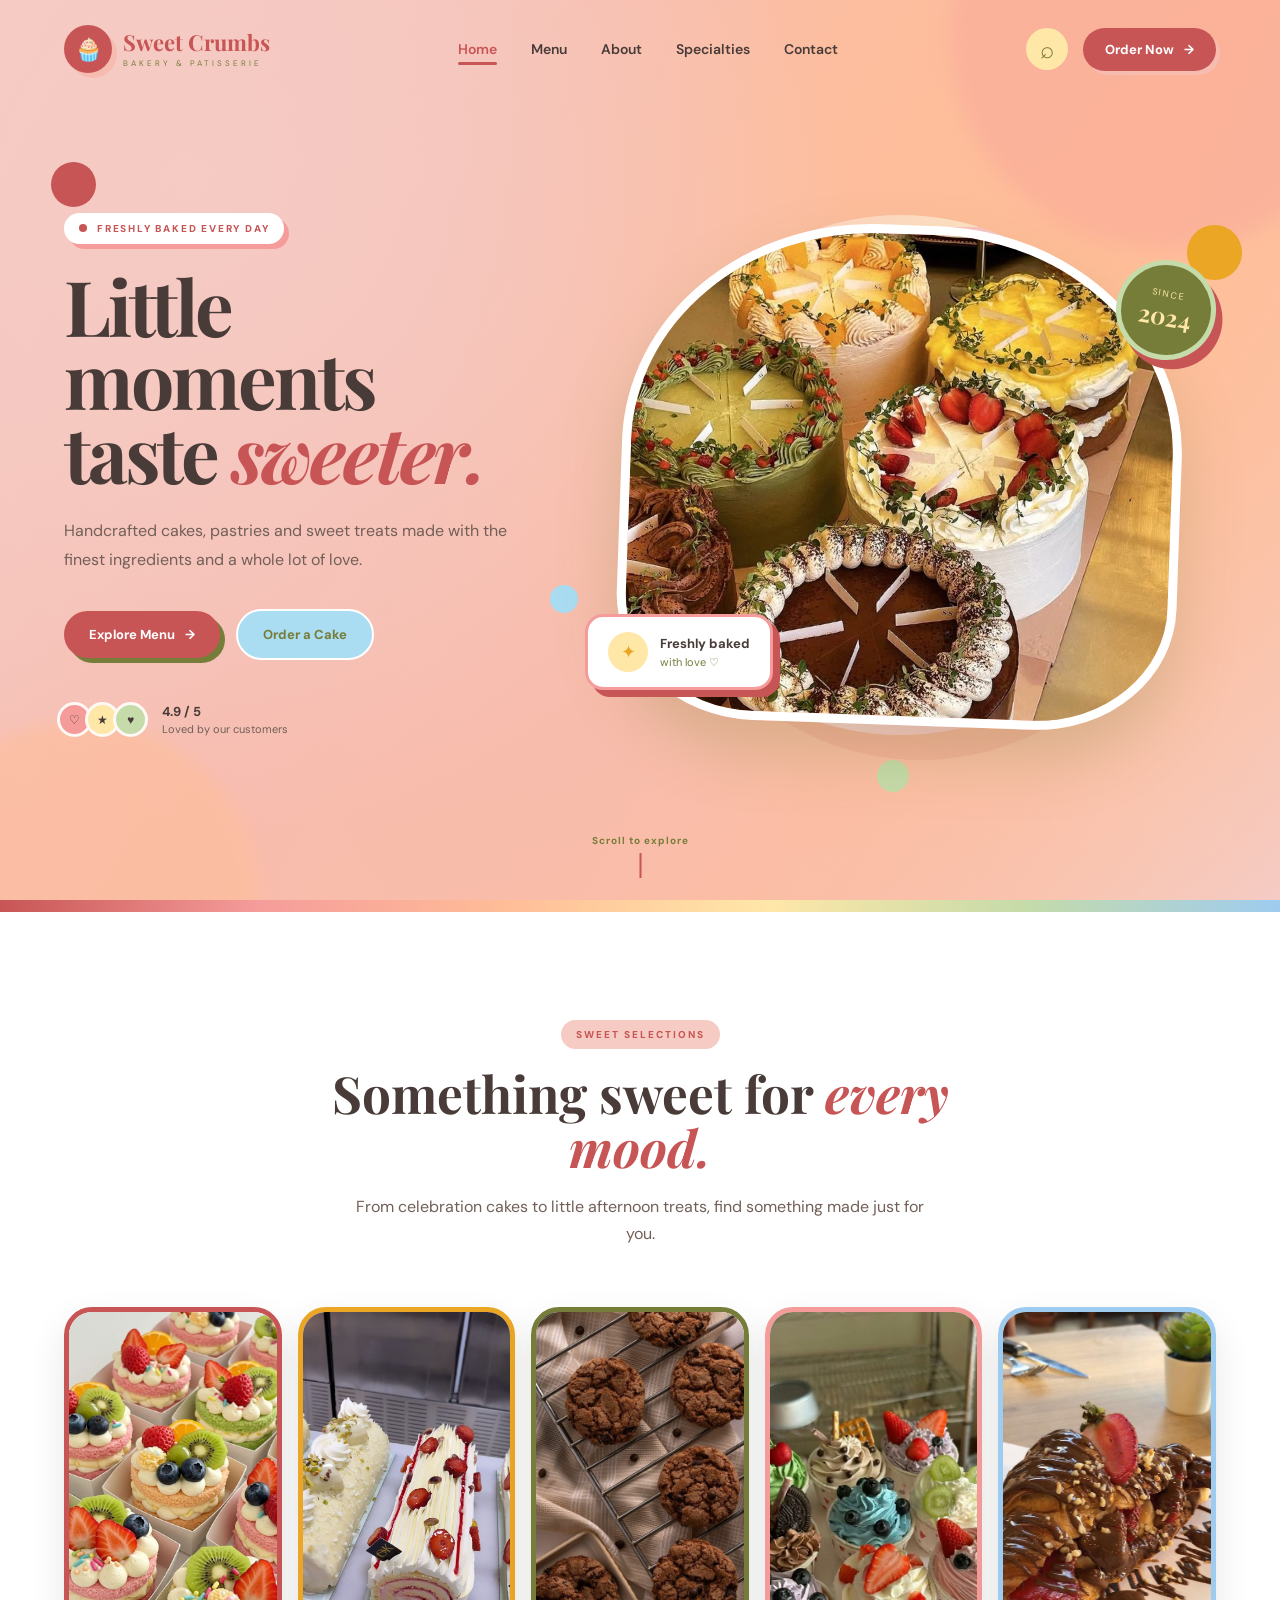
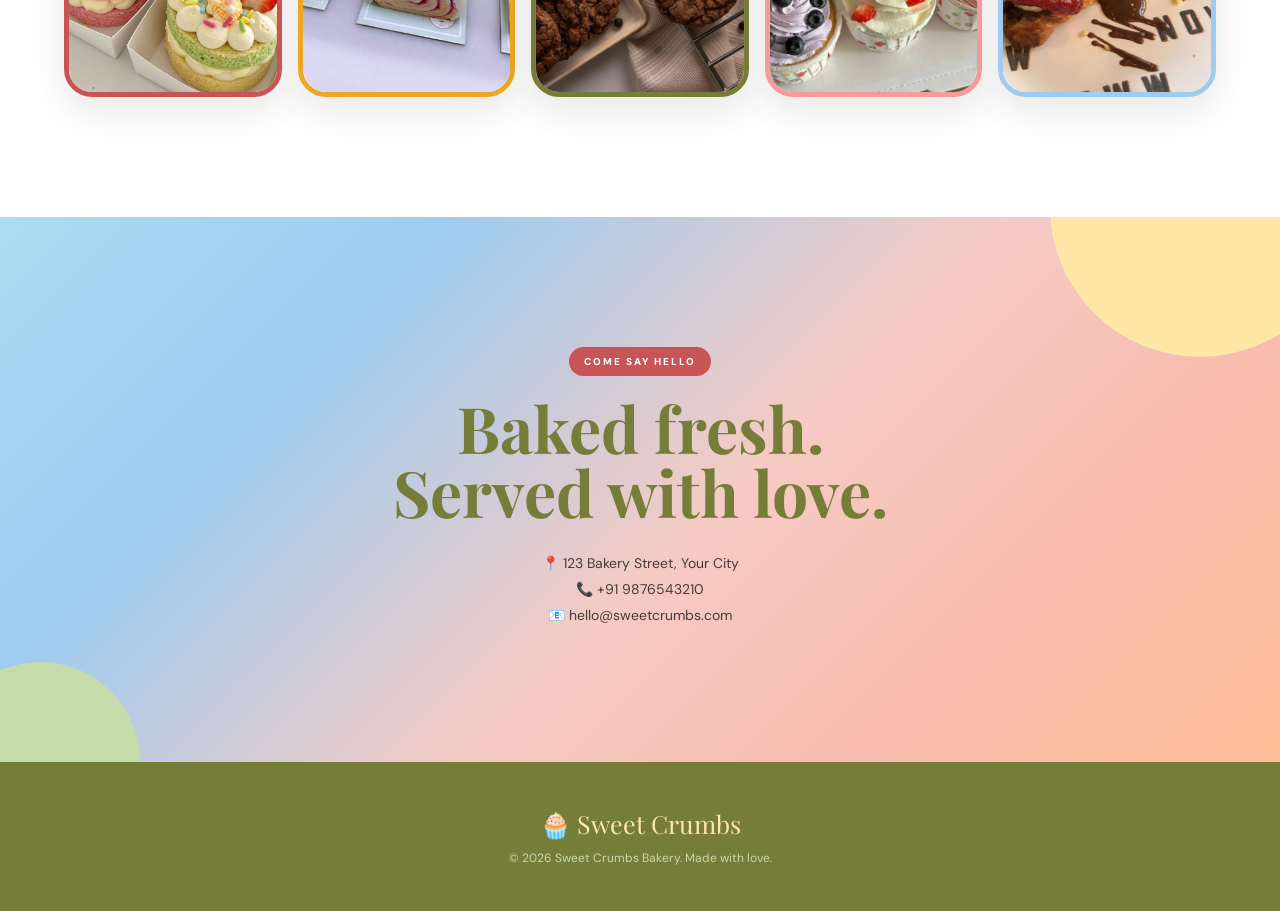
<file: frontend/index.html>
<!DOCTYPE html>
<html lang="en">
<head>
    <meta charset="UTF-8">
    <meta name="viewport" content="width=device-width, initial-scale=1.0">

    <title>Sweet Crumbs | Bakery</title>

    <!-- Google Fonts -->
    <link rel="preconnect" href="https://fonts.googleapis.com">
    <link rel="preconnect" href="https://fonts.gstatic.com" crossorigin>

    <link
        href="https://fonts.googleapis.com/css2?family=DM+Sans:wght@400;500;600;700&family=Playfair+Display:wght@500;600;700&display=swap"
        rel="stylesheet"
    >

    <!-- CSS -->
    <link rel="stylesheet" href="css/style.css">
</head>

<body>

<!-- =========================
     NAVBAR
========================= -->

<header class="navbar">

    <div class="nav-container">

        <!-- LOGO -->
        <a href="index.html" class="logo">
            <span class="logo-icon">🧁</span>

            <span class="logo-text">
                <strong>Sweet Crumbs</strong>
                <small>BAKERY & PATISSERIE</small>
            </span>
        </a>


        <!-- NAVIGATION -->
        <nav class="nav-links">

            <a href="index.html" class="active">
                Home
            </a>

            <a href="menu.html">
                Menu
            </a>

            <a href="about.html">
                About
            </a>

            <a href="#specialties">
                Specialties
            </a>

            <a href="order.html">
                Contact
            </a>

        </nav>


        <!-- NAV ACTIONS -->
        <div class="nav-actions">

            <button class="nav-icon" aria-label="Search">
                ⌕
            </button>

            <a href="order.html" class="nav-order">
                Order Now
                <span>→</span>
            </a>

        </div>

    </div>

</header>



<!-- =========================
     HERO
========================= -->

<main>

<section class="hero">

    <!-- Decorative shapes -->

    <div class="hero-shape shape-pink"></div>

    <div class="hero-shape shape-blue"></div>

    <div class="hero-shape shape-yellow"></div>

    <div class="hero-shape shape-peach"></div>


    <div class="hero-container">

        <!-- LEFT CONTENT -->

        <div class="hero-content">

            <div class="hero-label">
                <span></span>
                FRESHLY BAKED EVERY DAY
            </div>


            <h1>
                Little moments
                <br>
                taste <em>sweeter.</em>
            </h1>


            <p>
                Handcrafted cakes, pastries and sweet treats
                made with the finest ingredients and a whole
                lot of love.
            </p>


            <div class="hero-buttons">

                <a href="menu.html" class="primary-btn">
                    Explore Menu
                    <span>→</span>
                </a>

                <a href="order.html" class="secondary-btn">
                    Order a Cake
                </a>

            </div>


            <!-- TRUST -->

            <div class="hero-trust">

                <div class="avatars">
                    <span>♡</span>
                    <span>★</span>
                    <span>♥</span>
                </div>

                <div>
                    <strong>4.9 / 5</strong>
                    <small>Loved by our customers</small>
                </div>

            </div>

        </div>



        <!-- RIGHT IMAGE -->

        <div class="hero-visual">

            <div class="image-backdrop"></div>

            <div class="hero-image-wrapper">

                <img
                    src="images/hero 1.jpg"
                    alt="Freshly baked croissants and pastries"
                >

            </div>


            <!-- FLOATING CARD -->

            <div class="fresh-card">

                <div class="fresh-icon">
                    ✦
                </div>

                <div>
                    <strong>Freshly baked</strong>
                    <span>with love ♡</span>
                </div>

            </div>


            <!-- SMALL PRICE/BADGE -->

            <div class="hero-badge">

                <span>Since</span>

                <strong>2024</strong>

            </div>

        </div>

    </div>


    <!-- SCROLL -->

    <div class="scroll-indicator">

        <span>Scroll to explore</span>

        <div></div>

    </div>

</section>



<!-- =========================
     SPECIALTIES
========================= -->

<section class="featured" id="specialties">

    <div class="section-heading">

        <span class="eyebrow">
            SWEET SELECTIONS
        </span>

        <h2>
            Something sweet for
            <em>every mood.</em>
        </h2>

        <p>
            From celebration cakes to little afternoon treats,
            find something made just for you.
        </p>

    </div>


    <div class="featured-grid">


        <!-- CAKES -->

        <div class="featured-card">

            <img
                src="images/cakes.jpg"
                alt="Cakes"
            >

            <div class="overlay">

                <div>
                    <span>01</span>

                    <h3>
                        Cakes
                    </h3>

                    <p>
                        Explore collection →
                    </p>
                </div>

            </div>

        </div>



        <!-- PASTRIES -->

        <div class="featured-card">

            <img
                src="images/pastries.jpg"
                alt="Pastries"
            >

            <div class="overlay">

                <div>
                    <span>02</span>

                    <h3>
                        Pastries
                    </h3>

                    <p>
                        Explore collection →
                    </p>
                </div>

            </div>

        </div>



        <!-- COOKIES -->

        <div class="featured-card">

            <img
                src="images/cookies.jpg"
                alt="Cookies"
            >

            <div class="overlay">

                <div>
                    <span>03</span>

                    <h3>
                        Cookies
                    </h3>

                    <p>
                        Explore collection →
                    </p>
                </div>

            </div>

        </div>



        <!-- CUPCAKES -->

        <div class="featured-card">

            <img
                src="images/cupcakes.jpg"
                alt="Cupcakes"
            >

            <div class="overlay">

                <div>
                    <span>04</span>

                    <h3>
                        Cupcakes
                    </h3>

                    <p>
                        Explore collection →
                    </p>

                </div>

            </div>

        </div>



        <!-- CROISSANTS -->

        <div class="featured-card">

            <img
                src="images/croissants.jpg"
                alt="Croissants"
            >

            <div class="overlay">

                <div>
                    <span>05</span>

                    <h3>
                        Croissants
                    </h3>

                    <p>
                        Explore collection →
                    </p>

                </div>

            </div>

        </div>

    </div>

</section>



<!-- =========================
     CONTACT - TEMPORARY
========================= -->

<section class="contact">

    <span class="eyebrow">
        COME SAY HELLO
    </span>

    <h2>
        Baked fresh.
        <br>
        Served with love.
    </h2>

    <p>
        📍 123 Bakery Street, Your City
    </p>

    <p>
        📞 +91 9876543210
    </p>

    <p>
        📧 hello@sweetcrumbs.com
    </p>

</section>

</main>



<!-- =========================
     FOOTER
========================= -->

<footer>

    <div class="footer-logo">
        🧁 Sweet Crumbs
    </div>

    <p>
        © 2026 Sweet Crumbs Bakery.
        Made with love.
    </p>

</footer>


</body>
</html>
</file>
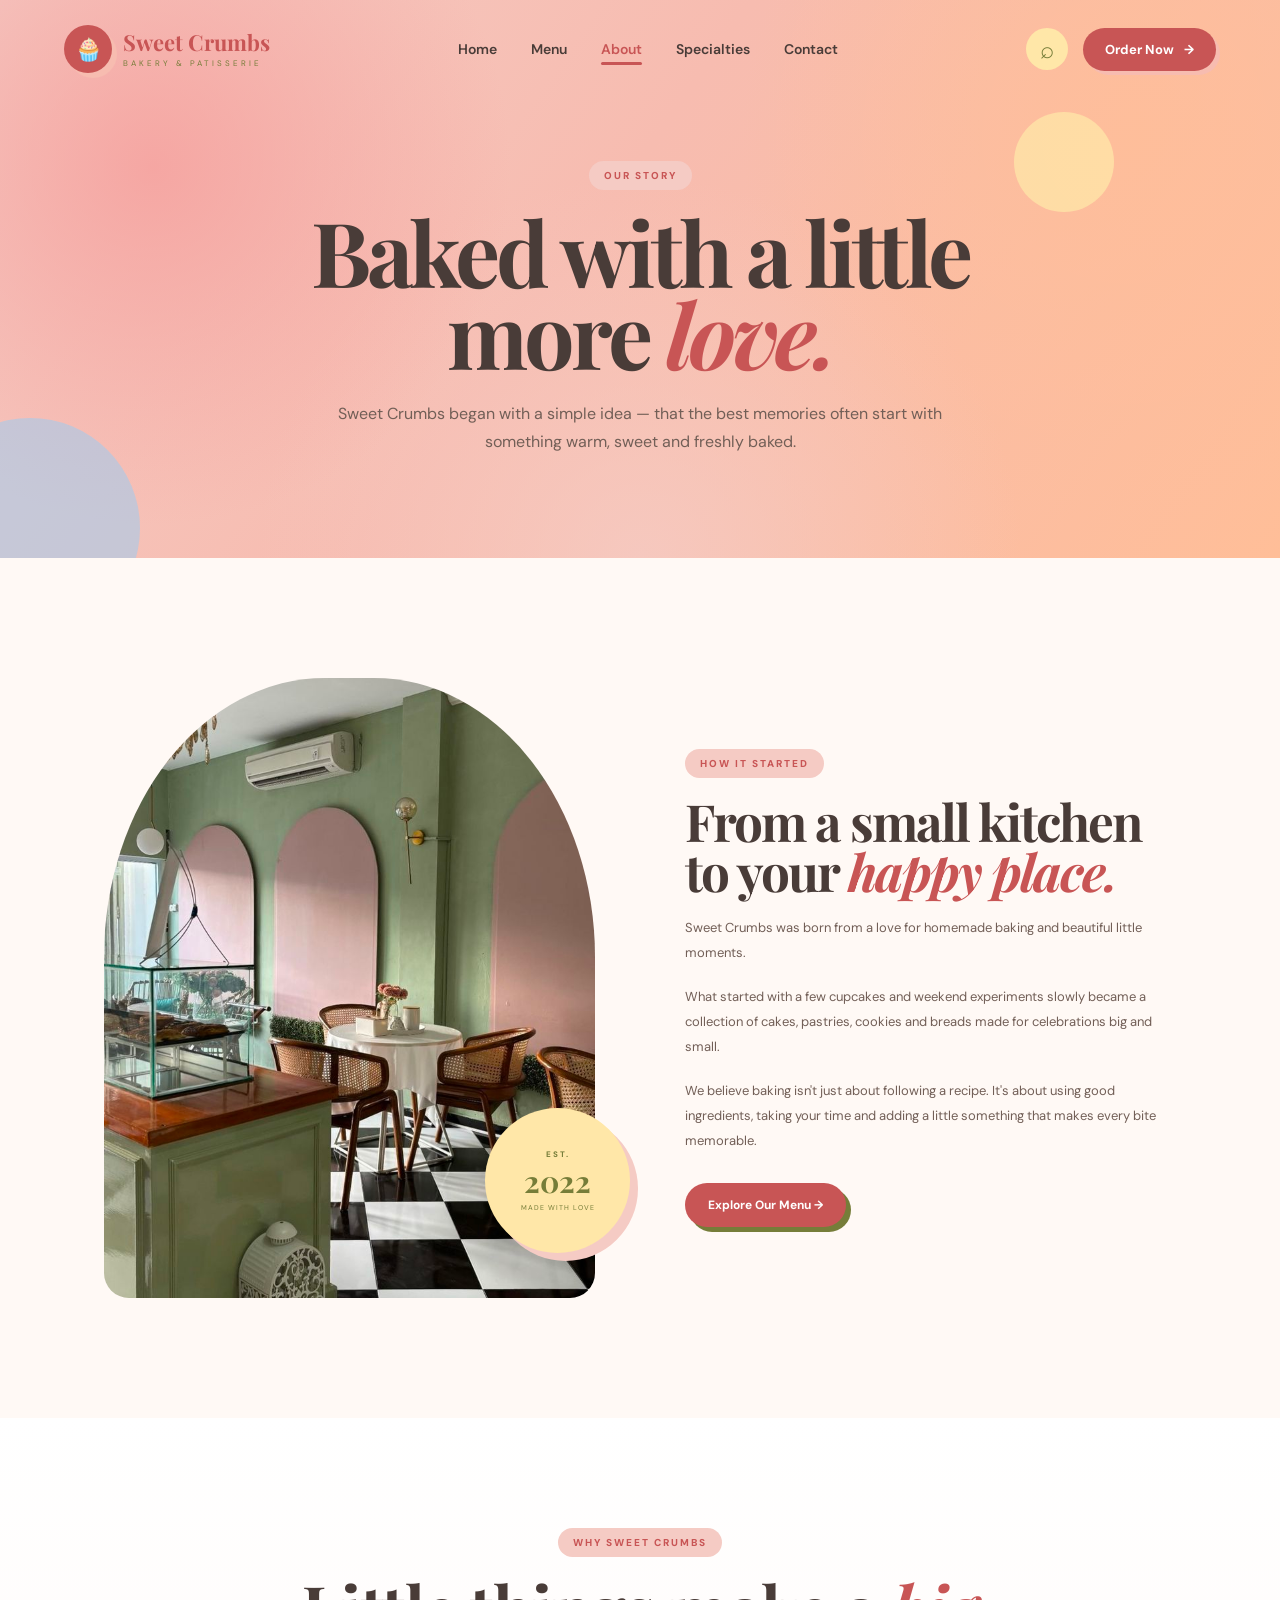
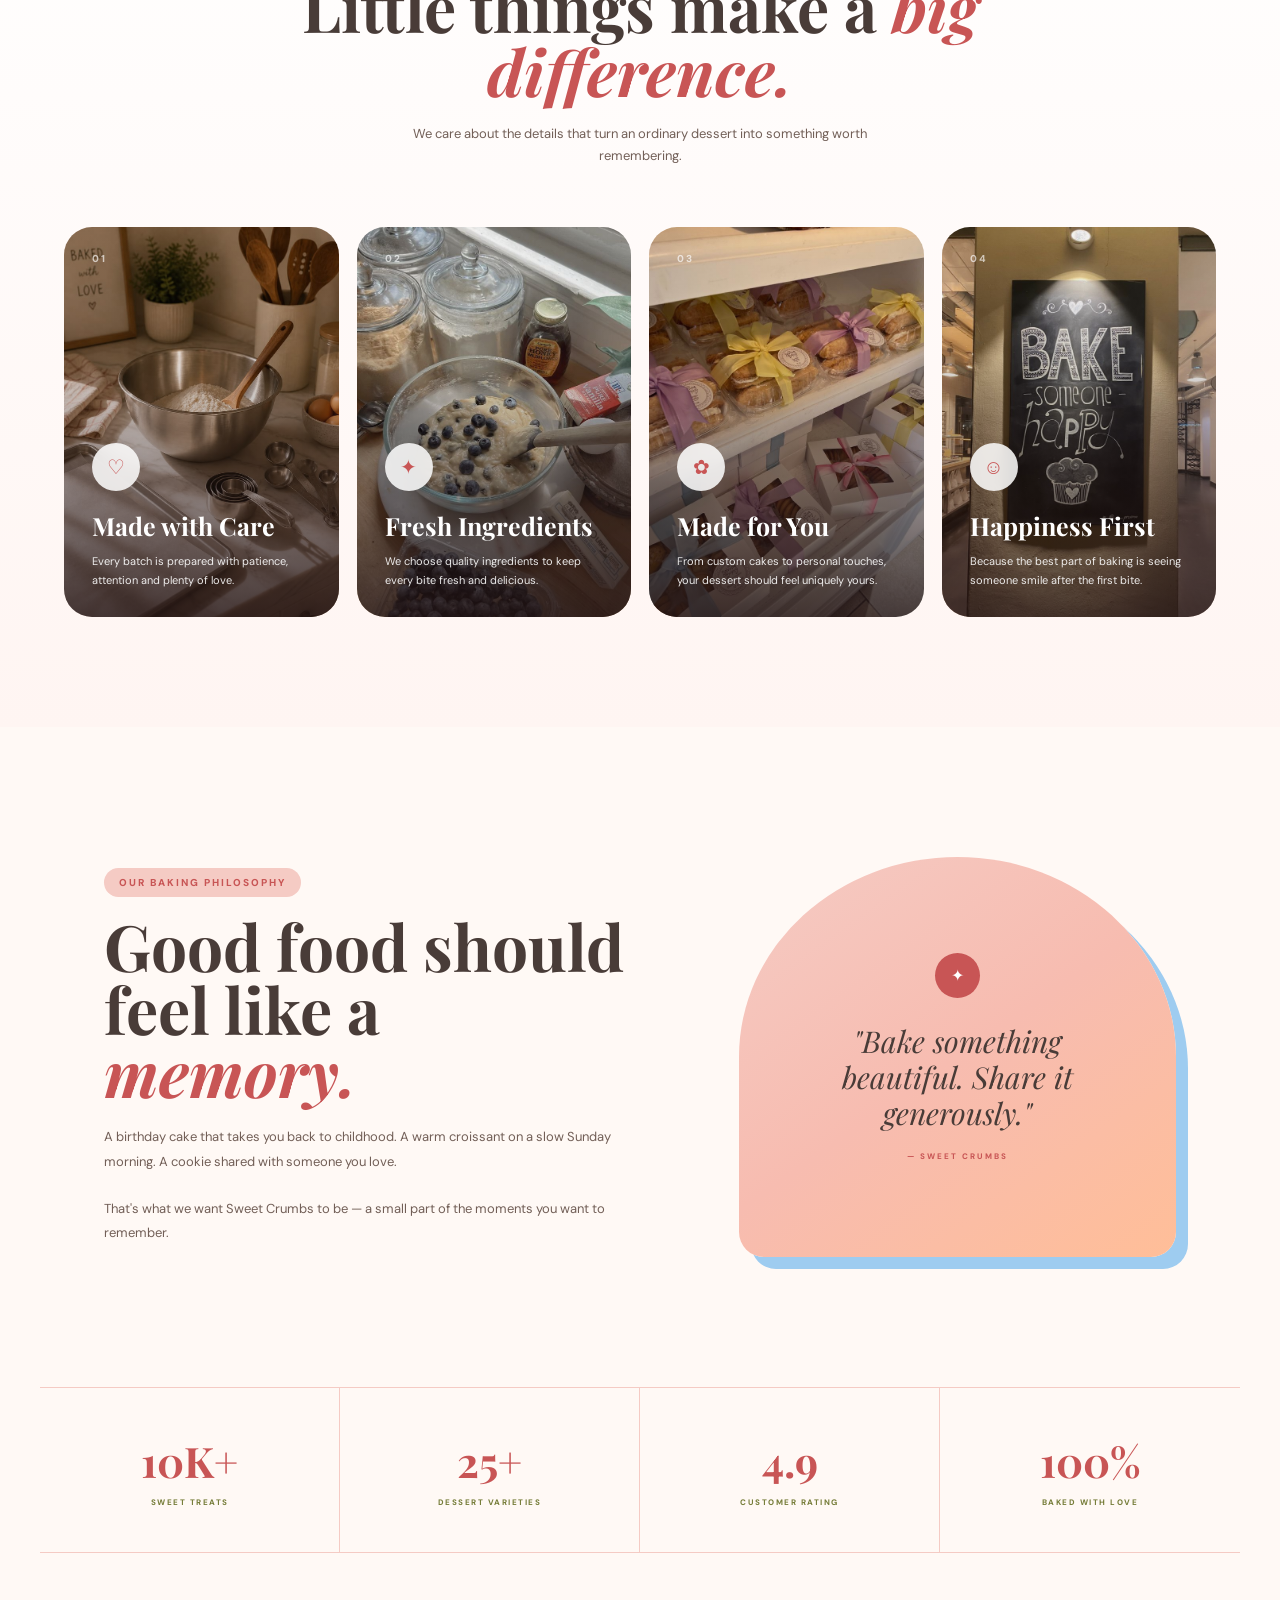
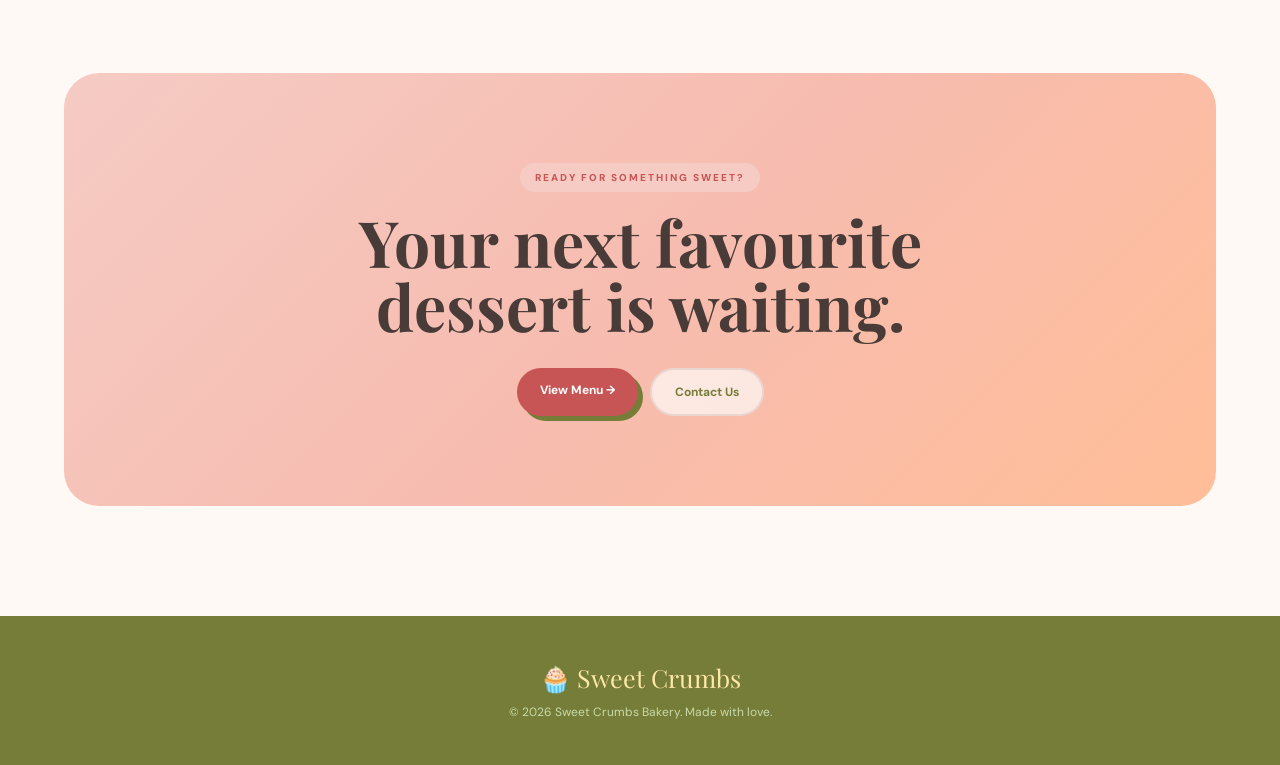
<file: frontend/about.html>
<!DOCTYPE html>
<html lang="en">

<head>

    <meta charset="UTF-8">

    <meta name="viewport" content="width=device-width, initial-scale=1.0">

    <title>About | Sweet Crumbs Bakery</title>

    <link rel="preconnect" href="https://fonts.googleapis.com">

    <link
        href="https://fonts.googleapis.com/css2?family=DM+Sans:wght@400;500;600;700&family=Playfair+Display:ital,wght@0,500;0,600;0,700;1,500;1,600&display=swap"
        rel="stylesheet"
    >

    <link rel="stylesheet" href="css/style.css">

</head>


<body>


<!-- =====================================================
     NAVBAR
===================================================== -->

<header class="navbar">

    <div class="nav-container">

        <a href="index.html" class="logo">

            <span class="logo-icon">
                🧁
            </span>

            <span class="logo-text">

                <strong>
                    Sweet Crumbs
                </strong>

                <small>
                    BAKERY & PATISSERIE
                </small>

            </span>

        </a>


        <nav class="nav-links">

            <a href="index.html">
                Home
            </a>

            <a href="menu.html">
                Menu
            </a>

            <a href="about.html" class="active">
                About
            </a>

            <a href="index.html#specialties">
                Specialties
            </a>

            <a href="order.html">
                Contact
            </a>

        </nav>


        <div class="nav-actions">

            <button class="nav-icon">
                ⌕
            </button>

            <a
                href="order.html"
                class="nav-order"
            >
                Order Now
                <span>→</span>
            </a>

        </div>

    </div>

</header>



<!-- =====================================================
     ABOUT HERO
===================================================== -->

<section class="about-hero">

    <div class="about-hero-shape about-shape-one"></div>

    <div class="about-hero-shape about-shape-two"></div>


    <div class="about-hero-content">

        <span class="eyebrow">
            OUR STORY
        </span>

        <h1>
            Baked with a
            little more <em>love.</em>
        </h1>

        <p>
            Sweet Crumbs began with a simple idea —
            that the best memories often start with
            something warm, sweet and freshly baked.
        </p>

    </div>

</section>



<!-- =====================================================
     STORY SECTION
===================================================== -->

<section class="about-story">

    <div class="about-story-image">

        <div class="story-image-frame">

            <img
                src="images/bakery.jpg"
                alt="Freshly baked pastries"
            >

        </div>


        <div class="story-floating-card">

            <span>
                EST.
            </span>

            <strong>
                2022
            </strong>

            <small>
                MADE WITH LOVE
            </small>

        </div>

    </div>



    <div class="about-story-content">

        <span class="eyebrow">
            HOW IT STARTED
        </span>

        <h2>
            From a small
            kitchen to your
            <em>happy place.</em>
        </h2>

        <p>
            Sweet Crumbs was born from a love for
            homemade baking and beautiful little
            moments.
        </p>

        <p>
            What started with a few cupcakes and
            weekend experiments slowly became a
            collection of cakes, pastries, cookies
            and breads made for celebrations big
            and small.
        </p>

        <p>
            We believe baking isn't just about
            following a recipe. It's about using
            good ingredients, taking your time and
            adding a little something that makes
            every bite memorable.
        </p>


        <a
            href="menu.html"
            class="about-story-button"
        >
            Explore Our Menu →
        </a>

    </div>

</section>



<!-- =====================================================
     WHY SWEET CRUMBS
===================================================== -->

<section class="about-values">

    <div class="about-section-heading">

        <span class="eyebrow">
            WHY SWEET CRUMBS
        </span>

        <h2>
            Little things make
            a <em>big difference.</em>
        </h2>

        <p>
            We care about the details that turn
            an ordinary dessert into something
            worth remembering.
        </p>

    </div>



   <div class="values-grid">

    <!-- 01 -->
    <article class="value-card value-card-care">

        <div class="value-overlay"></div>

        <div class="value-content">

            <span class="value-number">01</span>

            <div class="value-icon">♡</div>

            <h3>Made with Care</h3>

            <p>
                Every batch is prepared with patience,
                attention and plenty of love.
            </p>

        </div>

    </article>


    <!-- 02 -->
    <article class="value-card value-card-ingredients">

        <div class="value-overlay"></div>

        <div class="value-content">

            <span class="value-number">02</span>

            <div class="value-icon">✦</div>

            <h3>Fresh Ingredients</h3>

            <p>
                We choose quality ingredients to keep
                every bite fresh and delicious.
            </p>

        </div>

    </article>


    <!-- 03 -->
    <article class="value-card value-card-custom">

        <div class="value-overlay"></div>

        <div class="value-content">

            <span class="value-number">03</span>

            <div class="value-icon">✿</div>

            <h3>Made for You</h3>

            <p>
                From custom cakes to personal touches,
                your dessert should feel uniquely yours.
            </p>

        </div>

    </article>


    <!-- 04 -->
    <article class="value-card value-card-happiness">

        <div class="value-overlay"></div>

        <div class="value-content">

            <span class="value-number">04</span>

            <div class="value-icon">☺</div>

            <h3>Happiness First</h3>

            <p>
                Because the best part of baking is seeing
                someone smile after the first bite.
            </p>

        </div>

    </article>

</div>

</section>



<!-- =====================================================
     PHILOSOPHY
===================================================== -->

<section class="about-philosophy">

    <div class="philosophy-content">

        <span class="eyebrow">
            OUR BAKING PHILOSOPHY
        </span>

        <h2>
            Good food should
            feel like a <em>memory.</em>
        </h2>

        <p>
            A birthday cake that takes you back
            to childhood. A warm croissant on a
            slow Sunday morning. A cookie shared
            with someone you love.
        </p>

        <p>
            That's what we want Sweet Crumbs to be —
            a small part of the moments you want
            to remember.
        </p>

    </div>


    <div class="philosophy-quote">

        <span>
            ✦
        </span>

        <blockquote>
            "Bake something beautiful.
            Share it generously."
        </blockquote>

        <small>
            — SWEET CRUMBS
        </small>

    </div>

</section>



<!-- =====================================================
     STATS
===================================================== -->

<section class="about-stats">

    <div class="stat-item">

        <strong>
            10K+
        </strong>

        <span>
            SWEET TREATS
        </span>

    </div>


    <div class="stat-item">

        <strong>
            25+
        </strong>

        <span>
            DESSERT VARIETIES
        </span>

    </div>


    <div class="stat-item">

        <strong>
            4.9
        </strong>

        <span>
            CUSTOMER RATING
        </span>

    </div>


    <div class="stat-item">

        <strong>
            100%
        </strong>

        <span>
            BAKED WITH LOVE
        </span>

    </div>

</section>



<!-- =====================================================
     ABOUT CTA
===================================================== -->

<section class="about-cta">

    <div>

        <span class="eyebrow">
            READY FOR SOMETHING SWEET?
        </span>

        <h2>
            Your next favourite
            dessert is waiting.
        </h2>

        <div class="about-cta-buttons">

            <a
                href="menu.html"
                class="about-primary-button"
            >
                View Menu →
            </a>

            <a
                href="order.html"
                class="about-secondary-button"
            >
                Contact Us
            </a>

        </div>

    </div>

</section>



<!-- =====================================================
     FOOTER
===================================================== -->

<footer>

    <div class="footer-logo">
        🧁 Sweet Crumbs
    </div>

    <p>
        © 2026 Sweet Crumbs Bakery.
        Made with love.
    </p>

</footer>


</body>

</html>
</file>
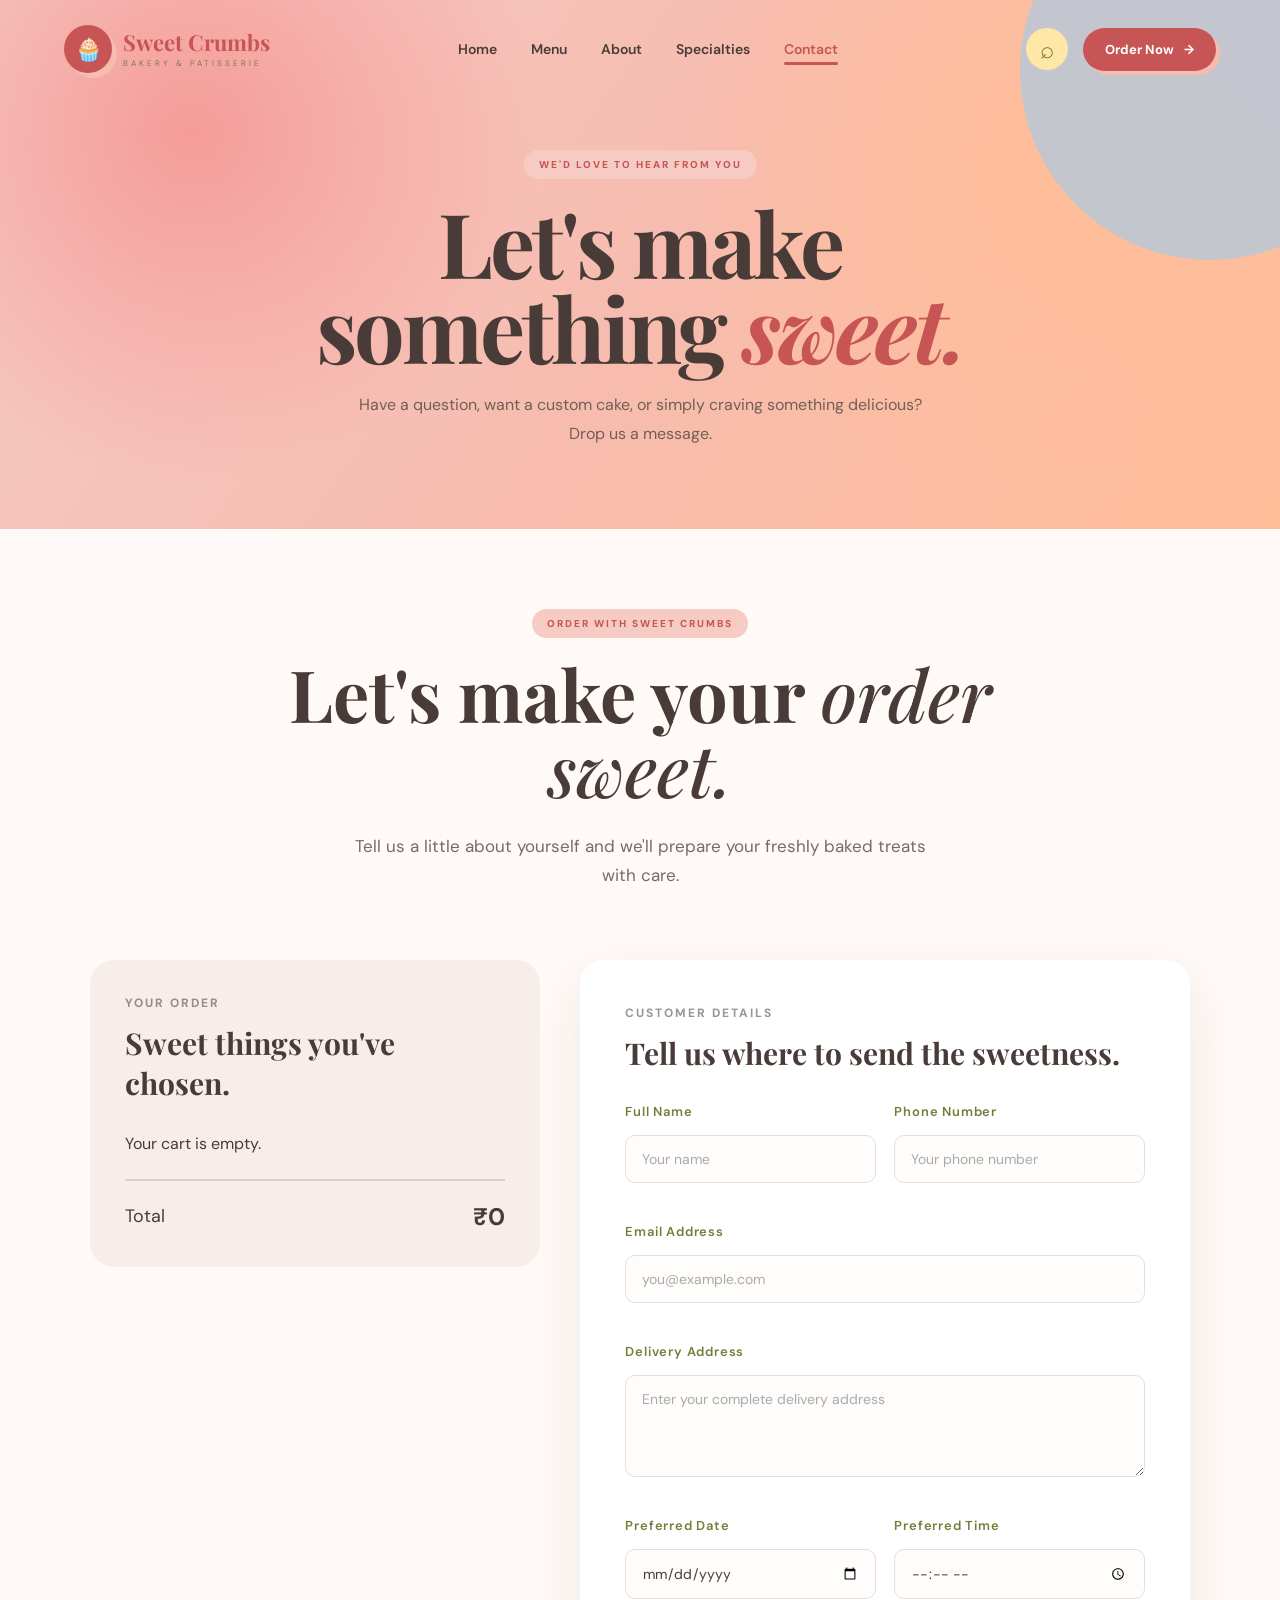
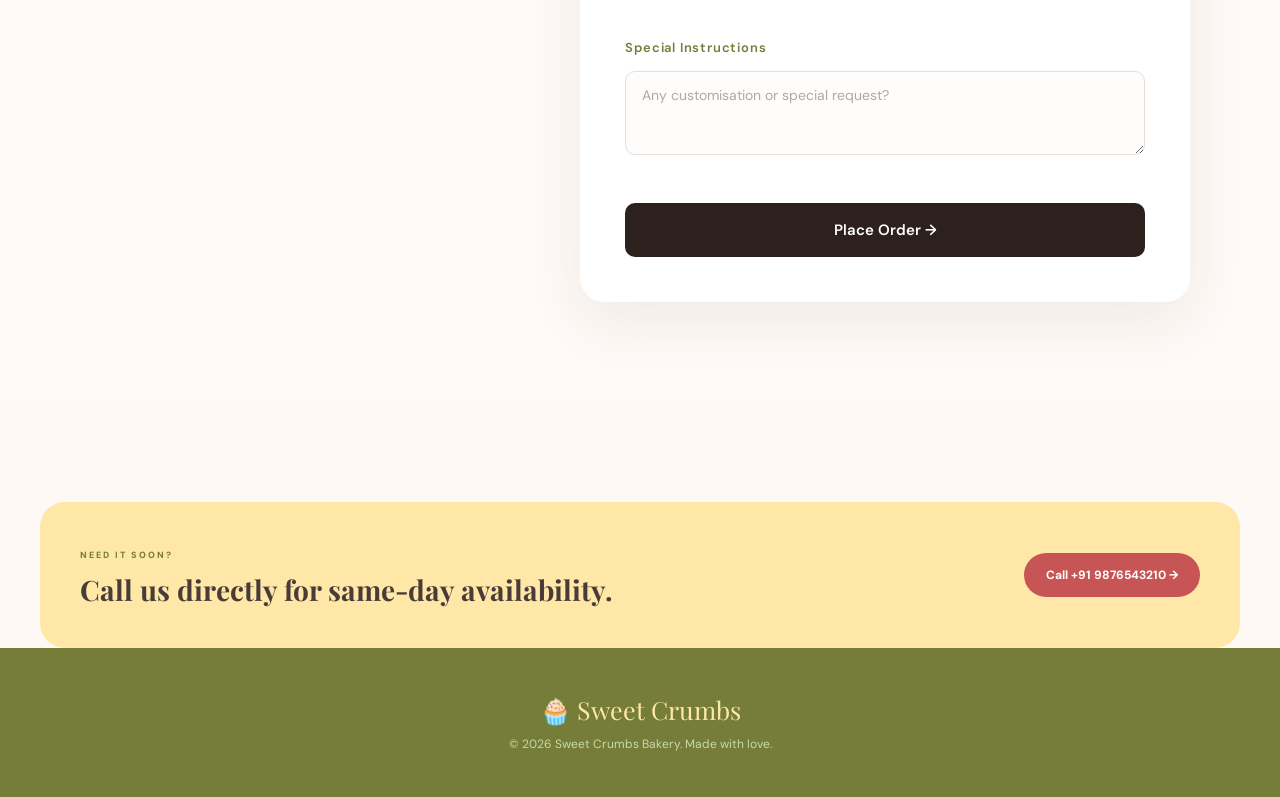
<file: frontend/order.html>
<!DOCTYPE html>
<html lang="en">

<head>

    <meta charset="UTF-8">

    <meta
        name="viewport"
        content="width=device-width, initial-scale=1.0"
    >

    <title>Contact | Sweet Crumbs Bakery</title>


    <link rel="preconnect" href="https://fonts.googleapis.com">

    <link
        href="https://fonts.googleapis.com/css2?family=DM+Sans:wght@400;500;600;700&family=Playfair+Display:wght@500;600;700&display=swap"
        rel="stylesheet"
    >

    <link rel="stylesheet" href="css/style.css">

</head>


<body>


<!-- =====================================================
     NAVBAR
===================================================== -->

<header class="navbar">

    <div class="nav-container">


        <a href="index.html" class="logo">

            <span class="logo-icon">
                🧁
            </span>

            <span class="logo-text">

                <strong>
                    Sweet Crumbs
                </strong>

                <small>
                    BAKERY & PATISSERIE
                </small>

            </span>

        </a>


        <nav class="nav-links">

            <a href="index.html">
                Home
            </a>

            <a href="menu.html">
                Menu
            </a>

            <a href="about.html">
                About
            </a>

            <a href="index.html#specialties">
                Specialties
            </a>

            <a href="order.html" class="active">
                Contact
            </a>

        </nav>


        <div class="nav-actions">

            <button
                class="nav-icon"
                aria-label="Search"
            >
                ⌕
            </button>

            <a
                href="order.html"
                class="nav-order"
            >
                Order Now
                <span>→</span>
            </a>

        </div>

    </div>

</header>



<!-- =====================================================
     CONTACT HERO
===================================================== -->

<section class="contact-page-hero">

    <div class="contact-hero-circle"></div>

    <div class="contact-hero-content">

        <span class="eyebrow">
            WE'D LOVE TO HEAR FROM YOU
        </span>

        <h1>
            Let's make
            something <em>sweet.</em>
        </h1>

        <p>
            Have a question, want a custom cake,
            or simply craving something delicious?
            Drop us a message.
        </p>

    </div>

</section>



<!-- =====================================================
     CONTACT SECTION
===================================================== -->
<main class="order-page">

    <section class="order-hero">

        <span class="eyebrow">
            ORDER WITH SWEET CRUMBS
        </span>

        <h1>
            Let's make your
            <em>order sweet.</em>
        </h1>

        <p>
            Tell us a little about yourself and we'll
            prepare your freshly baked treats with care.
        </p>

    </section>


    <section class="order-content">

        <!-- ORDER SUMMARY -->

        <div class="order-summary">

            <div class="section-label">
                YOUR ORDER
            </div>

            <h2>
                Sweet things you've chosen.
            </h2>

            <div id="order-items">
                <!-- Cart products appear here -->
            </div>

            <div class="order-total">

                <span>
                    Total
                </span>

                <strong id="order-total">
                    ₹0
                </strong>

            </div>

        </div>


        <!-- CUSTOMER FORM -->

        <div class="order-form-card">

            <div class="section-label">
                CUSTOMER DETAILS
            </div>

            <h2>
                Tell us where to send the sweetness.
            </h2>

            <form id="order-form">

                <div class="form-row">

                    <div class="form-group">

                        <label for="name">
                            Full Name
                        </label>

                        <input
                            type="text"
                            id="name"
                            name="name"
                            placeholder="Your name"
                            required
                        >

                    </div>


                    <div class="form-group">

                        <label for="phone">
                            Phone Number
                        </label>

                        <input
                            type="tel"
                            id="phone"
                            name="phone"
                            placeholder="Your phone number"
                            required
                        >

                    </div>

                </div>


                <div class="form-group">

                    <label for="email">
                        Email Address
                    </label>

                    <input
                        type="email"
                        id="email"
                        name="email"
                        placeholder="you@example.com"
                        required
                    >

                </div>


                <div class="form-group">

                    <label for="address">
                        Delivery Address
                    </label>

                    <textarea
                        id="address"
                        name="address"
                        rows="4"
                        placeholder="Enter your complete delivery address"
                        required
                    ></textarea>

                </div>


                <div class="form-row">

                    <div class="form-group">

                        <label for="date">
                            Preferred Date
                        </label>

                        <input
                            type="date"
                            id="date"
                            name="date"
                            required
                        >

                    </div>


                    <div class="form-group">

                        <label for="time">
                            Preferred Time
                        </label>

                        <input
                            type="time"
                            id="time"
                            name="time"
                            required
                        >

                    </div>

                </div>


                <div class="form-group">

                    <label for="notes">
                        Special Instructions
                    </label>

                    <textarea
                        id="notes"
                        name="notes"
                        rows="3"
                        placeholder="Any customisation or special request?"
                    ></textarea>

                </div>


                <button
                    type="submit"
                    class="place-order-button"
                >
                    Place Order →
                </button>

            </form>

        </div>

    </section>

</main>

    </div>



    <!-- =====================================================
         ORDER CTA
    ===================================================== -->

    <section class="contact-bottom">

        <div>

            <span>
                NEED IT SOON?
            </span>

            <h2>
                Call us directly
                for same-day availability.
            </h2>

        </div>


        <a href="tel:+919876543210">
            Call +91 9876543210 →
        </a>

    </section>


</main>



<!-- =====================================================
     FOOTER
===================================================== -->

<footer>

    <div class="footer-logo">
        🧁 Sweet Crumbs
    </div>

    <p>
        © 2026 Sweet Crumbs Bakery.
        Made with love.
    </p>

</footer>

<script>

const savedCart =
    JSON.parse(
        localStorage.getItem("sweetCrumbsCart")
    ) || [];


const orderItems =
    document.getElementById("order-items");


const orderTotal =
    document.getElementById("order-total");


let total = 0;


if (savedCart.length === 0) {

    orderItems.innerHTML = `
        <p>
            Your cart is empty.
        </p>
    `;

} else {

    savedCart.forEach(product => {

        const itemTotal =
            product.price * product.quantity;

        total += itemTotal;


        const item =
            document.createElement("div");

        item.className = "order-item";


        item.innerHTML = `

            <div>

                <h3>
                    ${product.name}
                </h3>

                <p>
                    ₹${product.price} ×
                    ${product.quantity}
                </p>

            </div>

            <strong>
                ₹${itemTotal}
            </strong>

        `;


        orderItems.appendChild(item);

    });


    orderTotal.textContent =
        "₹" + total;

}
document
    .getElementById("order-form")
    .addEventListener("submit", async function(event) {

        event.preventDefault();

        const formData = new FormData(this);

        // Calculate order total
        const total = savedCart.reduce((sum, item) => {
            return sum + (Number(item.price) * Number(item.quantity));
        }, 0);

        // Create order object matching Spring Boot entities
        const order = {
            name: formData.get("name"),
            phone: formData.get("phone"),
            email: formData.get("email"),
            address: formData.get("address"),
            deliveryDate: formData.get("date"),
            deliveryTime: formData.get("time"),
            notes: formData.get("notes"),
            total: total,

            items: savedCart.map(item => ({
                productId: item.id,
                productName: item.name,
                quantity: item.quantity,
                price: Number(item.price)
            }))
        };

        console.log("Sending order:", order);

        try {

            const response = await fetch(
                "https://sweet-crumbs-bakery-project-production.up.railway.app/api/orders",
                {
                    method: "POST",
                    headers: {
                        "Content-Type": "application/json"
                    },
                    body: JSON.stringify(order)
                }
            );

            if (!response.ok) {
                throw new Error(
                    "Failed to place order: " + response.status
                );
            }

            const savedOrder = await response.json();

            console.log("Order saved successfully:", savedOrder);

            // Only show confirmation after order is saved
            showOrderConfirmation();

        } catch (error) {

            console.error("Order error:", error);

            alert(
                "Unable to place your order. Please try again."
            );

        }

    });

function showOrderConfirmation() {

    const orderPage =
        document.querySelector(".order-page");

    orderPage.innerHTML = `

        <section class="order-success">

            <div class="success-icon">
                ✓
            </div>

            <span class="eyebrow">
                SWEET CRUMBS BAKERY
            </span>

            <h1>
                Order <em>Placed!</em>
            </h1>

            <p>
                Thank you for ordering with us.
                Your delicious treats are being prepared
                with love.
            </p>

            <div class="delivery-box">

                <div>
                    <span>EXPECTED DELIVERY</span>
                    <strong>30–45 minutes</strong>
                </div>

                <div>
                    <span>ORDER STATUS</span>
                    <strong>Being Prepared 👩‍🍳</strong>
                </div>

            </div>

            <div class="contact-box">

                <h3>
                    Need help with your order?
                </h3>

                <p>
                    Call us and we'll be happy to help.
                </p>

                <a href="tel:+919876543210">
                    📞 +91 98765 43210
                </a>

            </div>

            <a
                href="menu.html"
                class="back-menu-button"
            >
                Continue Shopping →
            </a>

        </section>

    `;

    localStorage.removeItem("sweetCrumbsCart");

}

</script>

</body>

</html>
</file>
<file: frontend/css/style.css>
/* =========================================================
   SWEET CRUMBS BAKERY
   COLORFUL PASTEL REDESIGN
   ========================================================= */


/* =========================================================
   1. COLOR PALETTE
   ========================================================= */

:root {

    /* Your exact palette */

    --pomegranate: #C85555;
    --glazed-apricot: #EAA624;
    --spanish-bistre: #767D39;
    --van-gogh-blue: #AADCF2;
    --light-melon: #F7BCB0;

    --pale-blue: #9ECCF0;
    --soft-pink: #F5CBC4;
    --spring-coral: #F59C9A;
    --peach-fuzz: #FFBE98;
    --butter-yellow: #FFE7A8;
    --pistachio-green: #C5DBA9;


    /* Neutrals */

    --dark: #493C38;
    --dark-soft: #725F57;
    --white: #FFFFFF;
    --cream: #FFF9F5;

}


/* =========================================================
   2. RESET
   ========================================================= */

* {
    margin: 0;
    padding: 0;
    box-sizing: border-box;
}


html {
    scroll-behavior: smooth;
}


body {

    font-family: "DM Sans", sans-serif;

    color: var(--dark);

    background: var(--cream);

    overflow-x: hidden;

}


a {
    text-decoration: none;
    color: inherit;
}


button {
    font-family: inherit;
}


/* =========================================================
   3. NAVBAR
   ========================================================= */

.navbar {

    position: absolute;

    top: 0;
    left: 0;

    width: 100%;

    z-index: 1000;

    padding: 25px 5%;

}


.nav-container {

    max-width: 1350px;

    margin: auto;

    display: flex;

    align-items: center;

    justify-content: space-between;

}


/* ---------- LOGO ---------- */

.logo {

    display: flex;

    align-items: center;

    gap: 11px;

}


.logo-icon {

    width: 48px;
    height: 48px;

    border-radius: 50%;

    background: var(--pomegranate);

    color: var(--butter-yellow);

    display: flex;

    align-items: center;

    justify-content: center;

    font-size: 22px;

    box-shadow:

        5px 5px 0 var(--light-melon);

}


.logo-text {

    display: flex;

    flex-direction: column;

}


.logo-text strong {

    font-family: "Playfair Display", serif;

    font-size: 22px;

    line-height: 1;

    color: var(--pomegranate);

}


.logo-text small {

    margin-top: 5px;

    font-size: 8px;

    letter-spacing: 3px;

    color: var(--spanish-bistre);

}


/* ---------- NAVIGATION ---------- */

.nav-links {

    display: flex;

    align-items: center;

    gap: 34px;

}


.nav-links a {

    position: relative;

    font-size: 14px;

    font-weight: 600;

    color: var(--dark);

    transition: 0.3s ease;

}


.nav-links a::after {

    content: "";

    position: absolute;

    left: 0;

    bottom: -7px;

    width: 0;

    height: 3px;

    border-radius: 10px;

    background: var(--pomegranate);

    transition: width 0.3s ease;

}


.nav-links a:hover,
.nav-links a.active {

    color: var(--pomegranate);

}


.nav-links a:hover::after,
.nav-links a.active::after {

    width: 100%;

}


/* ---------- NAV ACTIONS ---------- */

.nav-actions {

    display: flex;

    align-items: center;

    gap: 15px;

}


.nav-icon {

    border: none;

    background: var(--butter-yellow);

    color: var(--spanish-bistre);

    width: 42px;
    height: 42px;

    border-radius: 50%;

    font-size: 24px;

    cursor: pointer;

    transition: 0.3s ease;

}


.nav-icon:hover {

    background: var(--pale-blue);

    transform: rotate(-10deg);

}


.nav-order {

    display: flex;

    align-items: center;

    gap: 10px;

    padding: 13px 22px;

    border-radius: 30px;

    background: var(--pomegranate);

    color: var(--white);

    font-size: 13px;

    font-weight: 700;

    transition: 0.3s ease;

    box-shadow: 4px 4px 0 var(--light-melon);

}


.nav-order:hover {

    background: var(--spanish-bistre);

    box-shadow: 4px 4px 0 var(--pistachio-green);

    transform: translate(-2px, -2px);

}


/* =========================================================
   4. HERO
   ========================================================= */

.hero {

    min-height: 100vh;

    position: relative;

    overflow: hidden;

    display: flex;

    align-items: center;

    padding: 130px 5% 80px;

    background:
        radial-gradient(
            circle at 15% 20%,
            rgba(245, 203, 196, 0.95) 0%,
            rgba(245, 203, 196, 0.65) 22%,
            transparent 50%
        ),

        radial-gradient(
            circle at 85% 25%,
            rgba(255, 190, 152, 0.85) 0%,
            rgba(255, 190, 152, 0.5) 25%,
            transparent 55%
        ),

        radial-gradient(
            circle at 45% 80%,
            rgba(247, 188, 176, 0.8) 0%,
            rgba(247, 188, 176, 0.45) 30%,
            transparent 60%
        ),

        linear-gradient(
            120deg,
            #F5CBC4 0%,
            #F7BCB0 35%,
            #FFBE98 70%,
            #F5CBC4 100%
        );

}

/* ---------- COLOR BLOBS ---------- */

.hero::before {

    content: "";

    position: absolute;

    width: 430px;
    height: 430px;

    border-radius: 50%;

    background: #F59C9A;

    top: -180px;
    right: -100px;

    opacity: 0.35;

    filter: blur(10px);

}


.hero::after {

    content: "";

    position: absolute;

    width: 360px;
    height: 360px;

    border-radius: 50%;

    background: #FFBE98;

    bottom: -180px;
    left: -100px;

    opacity: 0.55;

    filter: blur(8px);

}

/* ---------- CONTAINER ---------- */

.hero-container {

    position: relative;

    z-index: 5;

    width: 100%;

    max-width: 1300px;

    margin: auto;

    display: grid;

    grid-template-columns: 0.85fr 1.15fr;

    align-items: center;

    gap: 55px;

}


/* =========================================================
   5. HERO CONTENT
   ========================================================= */

.hero-content {

    position: relative;

    z-index: 10;

}


.hero-label {

    display: inline-flex;

    align-items: center;

    gap: 10px;

    padding: 9px 15px;

    border-radius: 30px;

    background: var(--white);

    color: var(--pomegranate);

    font-size: 10px;

    font-weight: 800;

    letter-spacing: 1.8px;

    box-shadow: 5px 5px 0 var(--spring-coral);

}


.hero-label span {

    width: 8px;
    height: 8px;

    border-radius: 50%;

    background: var(--pomegranate);

}


/* ---------- HEADING ---------- */

.hero-content h1 {

    margin-top: 25px;

    font-family: "Playfair Display", serif;

    font-size: clamp(3.5rem, 6vw, 6.2rem);

    line-height: 0.96;

    letter-spacing: -3px;

    color: var(--dark);

}


.hero-content h1 em {

    color: var(--pomegranate);

    font-style: italic;

}


/* ---------- DESCRIPTION ---------- */

.hero-content > p {

    max-width: 490px;

    margin-top: 27px;

    color: var(--dark-soft);

    font-size: 16px;

    line-height: 1.8;

}


/* =========================================================
   6. HERO BUTTONS
   ========================================================= */

.hero-buttons {

    display: flex;

    align-items: center;

    gap: 16px;

    margin-top: 35px;

}


.primary-btn,
.secondary-btn {

    display: inline-flex;

    align-items: center;

    justify-content: center;

    gap: 10px;

    padding: 15px 25px;

    border-radius: 40px;

    font-size: 13px;

    font-weight: 700;

    transition: 0.3s ease;

}


/* POMEGRANATE */

.primary-btn {

    background: var(--pomegranate);

    color: white;

    box-shadow:

        5px 5px 0 var(--spanish-bistre);

}


.primary-btn:hover {

    background: var(--spanish-bistre);

    box-shadow:

        5px 5px 0 var(--pomegranate);

    transform: translate(-2px, -2px);

}


/* BLUE */

.secondary-btn {

    background: var(--van-gogh-blue);

    color: var(--spanish-bistre);

    border: 2px solid var(--white);

}


.secondary-btn:hover {

    background: var(--pale-blue);

    transform: translateY(-3px);

}


/* =========================================================
   7. HERO TRUST
   ========================================================= */

.hero-trust {

    display: flex;

    align-items: center;

    gap: 14px;

    margin-top: 42px;

}


.avatars {

    display: flex;

}


.avatars span {

    width: 35px;
    height: 35px;

    margin-left: -7px;

    border-radius: 50%;

    border: 3px solid var(--cream);

    display: flex;

    align-items: center;

    justify-content: center;

    font-size: 12px;

    color: var(--dark);

}


.avatars span:nth-child(1) {

    background: var(--spring-coral);

}


.avatars span:nth-child(2) {

    background: var(--butter-yellow);

}


.avatars span:nth-child(3) {

    background: var(--pistachio-green);

}


.hero-trust strong {

    display: block;

    font-size: 13px;

}


.hero-trust small {

    display: block;

    margin-top: 2px;

    color: var(--dark-soft);

    font-size: 11px;

}


/* =========================================================
   8. HERO VISUAL
   ========================================================= */

.hero-visual {

    min-height: 560px;

    position: relative;

    display: flex;

    align-items: center;

    justify-content: center;

}


/* ---------- BIG PASTEL CIRCLE ---------- */

.image-backdrop {

    position: absolute;

    width: 520px;
    height: 520px;

    border-radius: 50%;

    background:
        linear-gradient(
            145deg,
            #F5CBC4 0%,
            #F59C9A 25%,
            #F7BCB0 50%,
            #FFBE98 75%,
            #FFE7A8 100%
        );

    border: 12px solid rgba(255, 255, 255, 0.4);

    box-shadow:
        20px 25px 0 rgba(200, 85, 85, 0.12);

}


/* ---------- IMAGE ---------- */

.hero-image-wrapper {

    position: relative;

    z-index: 3;

    width: 560px;
    height: 500px;

    overflow: hidden;

    border-radius:

        45%

        45%

        25%

        25%;

    transform: rotate(2deg);

    border: 9px solid var(--white);

    box-shadow:

        0 30px 60px rgba(118,125,57,0.25);

}


.hero-image-wrapper img {

    width: 100%;
    height: 100%;

    object-fit: cover;

    transition: transform 0.8s ease;

}


.hero-image-wrapper:hover img {

    transform: scale(1.08);

}


/* =========================================================
   9. FLOATING FRESH CARD
   ========================================================= */

.fresh-card {

    position: absolute;

    z-index: 10;

    left: 0;

    bottom: 65px;

    display: flex;

    align-items: center;

    gap: 12px;

    padding: 15px 20px;

    background: var(--white);

    border-radius: 18px;

    border: 3px solid var(--spring-coral);

    box-shadow:

        7px 7px 0 var(--pomegranate);

    animation: floating 4s ease-in-out infinite;

}


.fresh-icon {

    width: 40px;
    height: 40px;

    border-radius: 50%;

    background: var(--butter-yellow);

    color: var(--glazed-apricot);

    display: flex;

    align-items: center;

    justify-content: center;

    font-size: 18px;

}


.fresh-card strong {

    display: block;

    font-size: 13px;

}


.fresh-card span {

    display: block;

    margin-top: 3px;

    color: var(--spanish-bistre);

    font-size: 11px;

}


@keyframes floating {

    0%,
    100% {

        transform: translateY(0);

    }

    50% {

        transform: translateY(-12px);

    }

}


/* =========================================================
   10. YEAR BADGE
   ========================================================= */

.hero-badge {

    position: absolute;

    z-index: 10;

    right: 0;

    top: 65px;

    width: 100px;
    height: 100px;

    border-radius: 50%;

    background: var(--spanish-bistre);

    color: var(--butter-yellow);

    display: flex;

    flex-direction: column;

    align-items: center;

    justify-content: center;

    transform: rotate(10deg);

    border: 5px solid var(--pistachio-green);

    box-shadow:

        8px 8px 0 var(--pomegranate);

}


.hero-badge span {

    font-size: 9px;

    letter-spacing: 2px;

    text-transform: uppercase;

}


.hero-badge strong {

    font-family: "Playfair Display", serif;

    font-size: 24px;

}


/* =========================================================
   11. DECORATIVE SHAPES
   ========================================================= */

.hero-shape {

    position: absolute;

    z-index: 2;

    border-radius: 50%;

}


/* POMEGRANATE */

.shape-pink {

    width: 45px;
    height: 45px;

    background: var(--pomegranate);

    top: 18%;

    left: 4%;

}


/* BLUE */

.shape-blue {

    width: 28px;
    height: 28px;

    background: var(--van-gogh-blue);

    top: 65%;

    left: 43%;

}


/* YELLOW */

.shape-yellow {

    width: 55px;
    height: 55px;

    background: var(--glazed-apricot);

    top: 25%;

    right: 3%;

}


/* PEACH */

.shape-peach {

    width: 32px;
    height: 32px;

    background: var(--pistachio-green);

    bottom: 12%;

    right: 29%;

}


/* =========================================================
   12. SCROLL
   ========================================================= */

.scroll-indicator {

    position: absolute;

    z-index: 20;

    bottom: 22px;

    left: 50%;

    transform: translateX(-50%);

    display: flex;

    flex-direction: column;

    align-items: center;

    gap: 6px;

    color: var(--spanish-bistre);

    font-size: 10px;

    font-weight: 700;

    letter-spacing: 1px;

}


.scroll-indicator div {

    width: 2px;

    height: 25px;

    background: var(--pomegranate);

}


/* =========================================================
   13. FEATURED SECTION
   ========================================================= */

.featured {

    position: relative;

    padding: 120px 5%;

    background: var(--white);

}


/* TOP COLOR STRIP */

.featured::before {

    content: "";

    position: absolute;

    top: 0;
    left: 0;

    width: 100%;
    height: 12px;

    background:

        linear-gradient(
            90deg,
            var(--pomegranate) 0%,
            var(--spring-coral) 20%,
            var(--peach-fuzz) 40%,
            var(--butter-yellow) 60%,
            var(--pistachio-green) 80%,
            var(--pale-blue) 100%
        );

}


/* =========================================================
   14. SECTION HEADING
   ========================================================= */

.section-heading {

    max-width: 700px;

    margin: 0 auto 60px;

    text-align: center;

}


.eyebrow {

    display: inline-block;

    padding: 8px 15px;

    border-radius: 20px;

    background: var(--soft-pink);

    color: var(--pomegranate);

    font-size: 10px;

    font-weight: 800;

    letter-spacing: 2px;

}


.section-heading h2 {

    margin-top: 18px;

    font-family: "Playfair Display", serif;

    font-size: clamp(2.5rem, 4vw, 4rem);

    line-height: 1.05;

    color: var(--dark);

}


.section-heading h2 em {

    color: var(--pomegranate);

    font-style: italic;

}


.section-heading p {

    max-width: 570px;

    margin: 18px auto 0;

    color: var(--dark-soft);

    line-height: 1.7;

}


/* =========================================================
   15. FEATURED GRID
   ========================================================= */

.featured-grid {

    max-width: 1250px;

    margin: auto;

    display: grid;

    grid-template-columns: repeat(5, 1fr);

    gap: 16px;

}


/* =========================================================
   16. CATEGORY CARDS
   ========================================================= */

.featured-card {

    height: 390px;

    position: relative;

    overflow: hidden;

    cursor: pointer;

    border-radius: 28px;

    border: 5px solid var(--white);

    box-shadow:

        0 15px 35px rgba(75, 64, 56, 0.12);

    transition:

        transform 0.4s ease,

        box-shadow 0.4s ease;

}


.featured-card:hover {

    transform: translateY(-10px);

    box-shadow:

        0 25px 45px rgba(75, 64, 56, 0.18);

}


.featured-card img {

    width: 100%;
    height: 100%;

    object-fit: cover;

    transition:

        transform 0.8s ease;

}


.featured-card:hover img {

    transform: scale(1.12);

}


/* =========================================================
   17. CATEGORY HOVER COLORS
   ========================================================= */


/* CAKES — POMEGRANATE */

.featured-card:nth-child(1) {

    border-color: var(--pomegranate);

}


.featured-card:nth-child(1) .overlay {

    background:

        linear-gradient(
            to top,
            rgba(200, 85, 85, 0.96),
            rgba(200, 85, 85, 0.15) 75%,
            transparent
        );

}


/* PASTRIES — APRICOT */

.featured-card:nth-child(2) {

    border-color: var(--glazed-apricot);

}


.featured-card:nth-child(2) .overlay {

    background:

        linear-gradient(
            to top,
            rgba(234, 166, 36, 0.96),
            rgba(234, 166, 36, 0.15) 75%,
            transparent
        );

}


/* COOKIES — BISTRE */

.featured-card:nth-child(3) {

    border-color: var(--spanish-bistre);

}


.featured-card:nth-child(3) .overlay {

    background:

        linear-gradient(
            to top,
            rgba(118, 125, 57, 0.96),
            rgba(118, 125, 57, 0.15) 75%,
            transparent
        );

}


/* CUPCAKES — CORAL */

.featured-card:nth-child(4) {

    border-color: var(--spring-coral);

}


.featured-card:nth-child(4) .overlay {

    background:

        linear-gradient(
            to top,
            rgba(245, 156, 154, 0.96),
            rgba(245, 156, 154, 0.15) 75%,
            transparent
        );

}


/* CROISSANTS — BLUE */

.featured-card:nth-child(5) {

    border-color: var(--pale-blue);

}


.featured-card:nth-child(5) .overlay {

    background:

        linear-gradient(
            to top,
            rgba(158, 204, 240, 0.96),
            rgba(158, 204, 240, 0.15) 75%,
            transparent
        );

}


/* =========================================================
   18. OVERLAY
   ========================================================= */

.overlay {

    position: absolute;

    inset: 0;

    display: flex;

    align-items: flex-end;

    padding: 25px;

    opacity: 0;

    transition: opacity 0.4s ease;

}


.featured-card:hover .overlay {

    opacity: 1;

}


.overlay span {

    color: rgba(255,255,255,0.85);

    font-size: 10px;

    font-weight: 800;

    letter-spacing: 3px;

}


.overlay h3 {

    margin-top: 5px;

    color: white;

    font-family: "Playfair Display", serif;

    font-size: 29px;

}


.overlay p {

    margin-top: 6px;

    color: white;

    font-size: 11px;

    font-weight: 600;

}

/* =========================================================
   MENU PAGE
========================================================= */


/* =========================================================
   MENU HERO
========================================================= */

.menu-hero {

    min-height: 55vh;

    position: relative;

    overflow: hidden;

    display: flex;

    align-items: center;

    justify-content: center;

    text-align: center;

    padding: 150px 5% 80px;

    background:

        radial-gradient(
            circle at 15% 30%,
            rgba(245, 156, 154, 0.7),
            transparent 30%
        ),

        radial-gradient(
            circle at 85% 25%,
            rgba(255, 190, 152, 0.8),
            transparent 30%
        ),

        linear-gradient(
            120deg,
            #F5CBC4,
            #F7BCB0 45%,
            #FFBE98
        );

}


.menu-hero-content {

    position: relative;

    z-index: 5;

    max-width: 700px;

}


.menu-hero h1 {

    margin-top: 18px;

    font-family: "Playfair Display", serif;

    font-size: clamp(3.5rem, 7vw, 6rem);

    line-height: 0.95;

    letter-spacing: -3px;

}


.menu-hero h1 em {

    color: var(--pomegranate);

    font-style: italic;

}


.menu-hero p {

    max-width: 580px;

    margin: 22px auto 0;

    color: var(--dark-soft);

    line-height: 1.8;

}


/* DECORATIONS */

.menu-hero-decoration {

    position: absolute;

    border-radius: 50%;

}


.menu-pink {

    width: 180px;
    height: 180px;

    background: var(--spring-coral);

    opacity: 0.35;

    top: -60px;

    left: -40px;

}


.menu-blue {

    width: 130px;
    height: 130px;

    background: var(--pale-blue);

    opacity: 0.55;

    bottom: -50px;

    right: 10%;

}


.menu-yellow {

    width: 70px;
    height: 70px;

    background: var(--butter-yellow);

    top: 25%;

    right: 8%;

}


/* =========================================================
   MENU PAGE
========================================================= */

.menu-page {

    background: var(--white);

    padding: 70px 5% 110px;

}


/* =========================================================
   FILTERS
========================================================= */

.menu-filters {

    max-width: 1100px;

    margin: 0 auto 80px;

    display: flex;

    justify-content: center;

    flex-wrap: wrap;

    gap: 10px;

}


.menu-filter {

    border: 2px solid var(--soft-pink);

    background: white;

    color: var(--dark);

    padding: 11px 22px;

    border-radius: 30px;

    font-size: 12px;

    font-weight: 700;

    cursor: pointer;

    transition: 0.3s ease;

}


.menu-filter:hover {

    background: var(--soft-pink);

    color: var(--pomegranate);

}


.menu-filter.active {

    background: var(--pomegranate);

    color: white;

    border-color: var(--pomegranate);

    box-shadow:

        4px 4px 0 var(--light-melon);

}


/* =========================================================
   CATEGORY
========================================================= */

.menu-category {

    max-width: 1250px;

    margin: 0 auto 110px;

}


.menu-category-heading {

    display: flex;

    align-items: flex-end;

    justify-content: space-between;

    gap: 40px;

    margin-bottom: 35px;

    padding-bottom: 20px;

    border-bottom: 2px solid var(--soft-pink);

}


.menu-category-heading > div {

    display: flex;

    align-items: center;

    gap: 15px;

}


.category-number {

    width: 40px;
    height: 40px;

    border-radius: 50%;

    display: flex;

    align-items: center;

    justify-content: center;

    background: var(--butter-yellow);

    color: var(--spanish-bistre);

    font-size: 10px;

    font-weight: 800;

}


.menu-category:nth-of-type(2)
.category-number {

    background: var(--pale-blue);

}


.menu-category:nth-of-type(3)
.category-number {

    background: var(--pistachio-green);

}


.menu-category:nth-of-type(4)
.category-number {

    background: var(--light-melon);

}


.menu-category-heading h2 {

    font-family: "Playfair Display", serif;

    font-size: 38px;

}


.menu-category-heading > p {

    max-width: 330px;

    color: var(--dark-soft);

    font-size: 13px;

    line-height: 1.6;

    text-align: right;

}


/* =========================================================
   PRODUCT GRID
========================================================= */

.product-grid {

    display: grid;

    grid-template-columns:
        repeat(4, 1fr);

    gap: 20px;

}


/* =========================================================
   PRODUCT CARD
========================================================= */

.product-card {

    background: var(--cream);

    border-radius: 24px;

    overflow: hidden;

    border: 2px solid transparent;

    transition:

        transform 0.35s ease,

        box-shadow 0.35s ease,

        border-color 0.35s ease;

}


.product-card:hover {

    transform: translateY(-8px);

    border-color: var(--soft-pink);

    box-shadow:

        0 20px 40px rgba(75, 64, 56, 0.12);

}


/* =========================================================
   PRODUCT IMAGE
========================================================= */

.product-image {

    height: 250px;

    position: relative;

    overflow: hidden;

}


.product-image img {

    width: 100%;
    height: 100%;

    object-fit: cover;

    transition: transform 0.6s ease;

}


.product-card:hover
.product-image img {

    transform: scale(1.08);

}


/* COLOR FRAMES */

.pink-product {

    background: var(--soft-pink);

}


.peach-product {

    background: var(--peach-fuzz);

}


.yellow-product {

    background: var(--butter-yellow);

}


.green-product {

    background: var(--pistachio-green);

}


.blue-product {

    background: var(--pale-blue);

}


/* =========================================================
   PRODUCT TAG
========================================================= */

.product-tag {

    position: absolute;

    top: 15px;

    left: 15px;

    padding: 7px 12px;

    border-radius: 20px;

    background: var(--pomegranate);

    color: white;

    font-size: 8px;

    font-weight: 800;

    letter-spacing: 1px;

}


/* =========================================================
   PRODUCT INFO
========================================================= */

.product-info {

    padding: 20px;

}


.product-info h3 {

    font-family: "Playfair Display", serif;

    font-size: 20px;

}


.product-info p {

    margin-top: 8px;

    min-height: 45px;

    color: var(--dark-soft);

    font-size: 11px;

    line-height: 1.6;

}


/* =========================================================
   PRODUCT BOTTOM
========================================================= */

.product-bottom {

    display: flex;

    align-items: center;

    justify-content: space-between;

    margin-top: 18px;

}


.product-bottom strong {

    color: var(--pomegranate);

    font-size: 18px;

}


.product-bottom button {

    width: 36px;
    height: 36px;

    border: none;

    border-radius: 50%;

    background: var(--pomegranate);

    color: white;

    font-size: 20px;

    cursor: pointer;

    transition: 0.3s ease;

}


.product-bottom button:hover {

    background: var(--spanish-bistre);

    transform: rotate(90deg);

}


/* =========================================================
   MENU CTA
========================================================= */

.menu-cta {

    max-width: 1250px;

    margin: 20px auto 0;

    padding: 80px 50px;

    border-radius: 35px;

    text-align: center;

    background:

        linear-gradient(
            135deg,
            var(--soft-pink),
            var(--light-melon),
            var(--peach-fuzz)
        );

}


.menu-cta h2 {

    margin-top: 18px;

    font-family: "Playfair Display", serif;

    font-size: clamp(2.5rem, 5vw, 4rem);

    line-height: 1;

}


.menu-cta h2 em {

    color: var(--pomegranate);

}


.menu-cta p {

    margin: 18px auto 25px;

    color: var(--dark-soft);

}


.menu-cta-button {

    display: inline-flex;

    padding: 14px 25px;

    border-radius: 30px;

    background: var(--pomegranate);

    color: white;

    font-size: 13px;

    font-weight: 700;

    box-shadow:

        5px 5px 0 var(--spanish-bistre);

    transition: 0.3s ease;

}


.menu-cta-button:hover {

    transform: translate(-2px, -2px);

    background: var(--spanish-bistre);

    box-shadow:

        5px 5px 0 var(--pomegranate);

}


/* =========================================================
   MENU RESPONSIVE
========================================================= */

@media (max-width: 1000px) {

    .product-grid {

        grid-template-columns:
            repeat(2, 1fr);

    }

}


@media (max-width: 700px) {

    .menu-hero {

        min-height: 50vh;

        padding-top: 130px;

    }


    .menu-hero h1 {

        font-size: 3.3rem;

    }


    .menu-category-heading {

        flex-direction: column;

        align-items: flex-start;

    }


    .menu-category-heading > p {

        text-align: left;

    }


    .product-grid {

        grid-template-columns: 1fr;

    }


    .product-image {

        height: 300px;

    }


    .menu-cta {

        padding: 60px 25px;

    }

}
/* =========================================================
   19. CONTACT
   ========================================================= */

.contact {

    position: relative;

    overflow: hidden;

    text-align: center;

    padding: 130px 20px;

    background:

        linear-gradient(
            135deg,
            var(--van-gogh-blue),
            var(--pale-blue) 25%,
            var(--soft-pink) 55%,
            var(--light-melon) 75%,
            var(--peach-fuzz)
        );

}


/* DECORATIVE CIRCLE */

.contact::before {

    content: "";

    position: absolute;

    width: 300px;
    height: 300px;

    border-radius: 50%;

    background: var(--butter-yellow);

    top: -160px;

    right: -70px;

}


.contact::after {

    content: "";

    position: absolute;

    width: 200px;
    height: 200px;

    border-radius: 50%;

    background: var(--pistachio-green);

    bottom: -100px;

    left: -60px;

}


.contact .eyebrow {

    position: relative;

    z-index: 2;

    background: var(--pomegranate);

    color: white;

}


.contact h2 {

    position: relative;

    z-index: 2;

    margin: 20px 0 30px;

    font-family: "Playfair Display", serif;

    font-size: clamp(2.8rem, 5vw, 4.5rem);

    line-height: 1;

    color: var(--spanish-bistre);

}


.contact p {

    position: relative;

    z-index: 2;

    margin: 8px;

    color: var(--dark);

    font-size: 14px;

}

/* =========================================================
   CONTACT PAGE
========================================================= */


/* =========================================================
   CONTACT HERO
========================================================= */

.contact-page-hero {

    min-height: 58vh;

    position: relative;

    overflow: hidden;

    display: flex;

    align-items: center;

    justify-content: center;

    text-align: center;

    padding: 150px 5% 80px;

    background:

        radial-gradient(
            circle at 15% 25%,
            var(--spring-coral),
            transparent 30%
        ),

        radial-gradient(
            circle at 85% 30%,
            var(--peach-fuzz),
            transparent 35%
        ),

        linear-gradient(
            125deg,
            var(--soft-pink),
            var(--light-melon),
            var(--peach-fuzz)
        );

}


.contact-hero-content {

    max-width: 750px;

    position: relative;

    z-index: 5;

}


.contact-page-hero h1 {

    margin-top: 20px;

    font-family: "Playfair Display", serif;

    font-size: clamp(3.5rem, 7vw, 6rem);

    line-height: 0.95;

    letter-spacing: -3px;

}


.contact-page-hero h1 em {

    color: var(--pomegranate);

    font-style: italic;

}


.contact-page-hero p {

    max-width: 570px;

    margin: 22px auto 0;

    color: var(--dark-soft);

    line-height: 1.8;

}


/* DECORATIVE CIRCLE */

.contact-hero-circle {

    position: absolute;

    width: 380px;
    height: 380px;

    border-radius: 50%;

    right: -120px;

    top: -120px;

    background: var(--pale-blue);

    opacity: 0.6;

}


/* =========================================================
   CONTACT PAGE
========================================================= */

.contact-page {

    padding: 110px 5%;

    background: var(--white);

}


/* =========================================================
   CONTACT LAYOUT
========================================================= */

.contact-layout {

    max-width: 1200px;

    margin: auto;

    display: grid;

    grid-template-columns:
        0.85fr 1.15fr;

    gap: 80px;

    align-items: start;

}


/* =========================================================
   CONTACT INFO
========================================================= */

.contact-info h2 {

    margin-top: 18px;

    font-family: "Playfair Display", serif;

    font-size: 55px;

    line-height: 1;

}


.contact-info h2 em {

    color: var(--pomegranate);

    font-style: italic;

}


.contact-intro {

    max-width: 450px;

    margin-top: 20px;

    color: var(--dark-soft);

    line-height: 1.8;

}


/* =========================================================
   CONTACT ITEMS
========================================================= */

.contact-item {

    display: flex;

    align-items: center;

    gap: 15px;

    margin-top: 28px;

}


.contact-icon {

    width: 50px;
    height: 50px;

    border-radius: 50%;

    display: flex;

    align-items: center;

    justify-content: center;

    font-size: 18px;

}


.pink-icon {

    background: var(--soft-pink);

    color: var(--pomegranate);

}


.peach-icon {

    background: var(--peach-fuzz);

    color: var(--glazed-apricot);

}


.blue-icon {

    background: var(--pale-blue);

    color: var(--spanish-bistre);

}


.contact-item span {

    display: block;

    color: var(--spanish-bistre);

    font-size: 9px;

    font-weight: 800;

    letter-spacing: 2px;

}


.contact-item strong {

    display: block;

    margin-top: 4px;

    font-size: 14px;

}


.contact-item small {

    display: block;

    margin-top: 3px;

    color: var(--dark-soft);

    font-size: 11px;

}


/* =========================================================
   OPENING HOURS
========================================================= */

.opening-hours {

    max-width: 450px;

    margin-top: 45px;

    padding: 25px;

    border-radius: 22px;

    background: var(--pistachio-green);

}


.opening-hours h3 {

    font-family: "Playfair Display", serif;

    font-size: 21px;

    margin-bottom: 15px;

}


.opening-hours div {

    display: flex;

    justify-content: space-between;

    gap: 20px;

    padding: 9px 0;

    border-bottom: 1px solid rgba(75,64,56,0.12);

    font-size: 11px;

}


.opening-hours div:last-child {

    border-bottom: none;

}


.opening-hours strong {

    color: var(--spanish-bistre);

}


/* =========================================================
   CONTACT FORM
========================================================= */

.contact-form-card {

    padding: 40px;

    border-radius: 30px;

    background:

        linear-gradient(
            145deg,
            var(--soft-pink),
            var(--light-melon)
        );

    box-shadow:

        12px 12px 0 var(--pale-blue);

}


.form-heading span {

    color: var(--pomegranate);

    font-size: 9px;

    font-weight: 800;

    letter-spacing: 2px;

}


.form-heading h2 {

    margin-top: 10px;

    font-family: "Playfair Display", serif;

    font-size: 35px;

    line-height: 1.05;

}


/* =========================================================
   FORM
========================================================= */

form {

    margin-top: 30px;

}


.form-row {

    display: grid;

    grid-template-columns: 1fr 1fr;

    gap: 15px;

}


.form-group {

    margin-bottom: 18px;

}


.form-group label {

    display: block;

    margin-bottom: 7px;

    color: var(--spanish-bistre);

    font-size: 10px;

    font-weight: 800;

    letter-spacing: 0.8px;

}


.form-group input,
.form-group select,
.form-group textarea {

    width: 100%;

    padding: 14px 15px;

    border: 2px solid rgba(200,85,85,0.15);

    border-radius: 12px;

    background: rgba(255,255,255,0.8);

    color: var(--dark);

    outline: none;

    font-family: inherit;

    font-size: 12px;

    transition: 0.3s ease;

}


.form-group textarea {

    resize: vertical;

}


.form-group input:focus,
.form-group select:focus,
.form-group textarea:focus {

    border-color: var(--pomegranate);

    background: white;

    box-shadow:

        0 0 0 4px rgba(200,85,85,0.08);

}


.form-group input::placeholder,
.form-group textarea::placeholder {

    color: #A89289;

}


/* =========================================================
   SUBMIT BUTTON
========================================================= */

.contact-submit {

    width: 100%;

    padding: 16px;

    border: none;

    border-radius: 30px;

    background: var(--pomegranate);

    color: white;

    font-size: 13px;

    font-weight: 700;

    cursor: pointer;

    transition: 0.3s ease;

    box-shadow:

        5px 5px 0 var(--spanish-bistre);

}


.contact-submit span {

    margin-left: 8px;

}


.contact-submit:hover {

    background: var(--spanish-bistre);

    transform: translate(-2px, -2px);

    box-shadow:

        5px 5px 0 var(--pomegranate);

}


.form-note {

    margin-top: 12px;

    text-align: center;

    color: var(--dark-soft);

    font-size: 10px;

}


/* =========================================================
   BOTTOM CTA
========================================================= */

.contact-bottom {

    max-width: 1200px;

    margin: 100px auto 0;

    padding: 40px;

    border-radius: 25px;

    display: flex;

    align-items: center;

    justify-content: space-between;

    gap: 30px;

    background: var(--butter-yellow);

}


.contact-bottom > div span {

    color: var(--spanish-bistre);

    font-size: 9px;

    font-weight: 800;

    letter-spacing: 2px;

}


.contact-bottom h2 {

    margin-top: 8px;

    font-family: "Playfair Display", serif;

    font-size: 28px;

}


.contact-bottom a {

    flex-shrink: 0;

    padding: 14px 22px;

    border-radius: 30px;

    background: var(--pomegranate);

    color: white;

    font-size: 12px;

    font-weight: 700;

}


/* =========================================================
   CONTACT RESPONSIVE
========================================================= */

@media (max-width: 900px) {

    .contact-layout {

        grid-template-columns: 1fr;

        gap: 60px;

    }


    .contact-info h2 {

        font-size: 45px;

    }

}


@media (max-width: 600px) {

    .contact-page-hero {

        min-height: 50vh;

    }


    .contact-page-hero h1 {

        font-size: 3.3rem;

    }


    .contact-form-card {

        padding: 25px;

        box-shadow:

            7px 7px 0 var(--pale-blue);

    }


    .form-row {

        grid-template-columns: 1fr;

    }


    .contact-bottom {

        flex-direction: column;

        align-items: flex-start;

    }

}
/* =========================================================
   20. FOOTER
   ========================================================= */

footer {

    padding: 45px 20px;

    text-align: center;

    background: var(--spanish-bistre);

    color: white;

}


.footer-logo {

    font-family: "Playfair Display", serif;

    font-size: 25px;

    color: var(--butter-yellow);

}


footer p {

    margin-top: 10px;

    color: var(--pistachio-green);

    font-size: 12px;

}


/* =========================================================
   21. RESPONSIVE — TABLET
   ========================================================= */

@media (max-width: 1100px) {

    .nav-links {

        gap: 20px;

    }


    .hero-container {

        grid-template-columns: 1fr;

        text-align: center;

    }


    .hero-content {

        display: flex;

        flex-direction: column;

        align-items: center;

    }


    .hero-label {

        justify-content: center;

    }


    .hero-visual {

        min-height: 500px;

    }


    .featured-grid {

        grid-template-columns: repeat(3, 1fr);

    }

}


/* =========================================================
   22. RESPONSIVE — MOBILE
   ========================================================= */

@media (max-width: 700px) {

    .navbar {

        padding: 18px 5%;

    }


    .nav-links {

        display: none;

    }


    .nav-order {

        padding: 11px 16px;

    }


    .hero {

        padding-top: 120px;

    }


    .hero-content h1 {

        font-size: 3.2rem;

        letter-spacing: -1px;

    }


    .hero-content > p {

        font-size: 14px;

    }


    .hero-buttons {

        flex-direction: column;

    }


    .hero-visual {

        min-height: 380px;

    }


    .image-backdrop {

        width: 340px;
        height: 340px;

    }


    .hero-image-wrapper {

        width: 90%;

        height: 350px;

    }


    .fresh-card {

        left: 0;

        bottom: 15px;

    }


    .hero-badge {

        right: 0;

        top: 20px;

        width: 75px;
        height: 75px;

    }


    .featured {

        padding: 90px 5%;

    }


    .featured-grid {

        grid-template-columns: repeat(2, 1fr);

    }


    .featured-card {

        height: 300px;

    }


    .contact {

        padding: 100px 20px;

    }

}


/* =========================================================
   23. RESPONSIVE — SMALL MOBILE
   ========================================================= */

@media (max-width: 450px) {

    .logo-text {

        display: none;

    }


    .nav-icon {

        display: none;

    }


    .hero-content h1 {

        font-size: 2.7rem;

    }


    .featured-grid {

        grid-template-columns: 1fr;

    }


    .featured-card {

        height: 350px;

    }


    .contact h2 {

        font-size: 2.7rem;

    }

}

/* =========================================================
   ABOUT PAGE
========================================================= */


/* =========================================================
   ABOUT HERO
========================================================= */

.about-hero {

    min-height: 62vh;

    position: relative;

    overflow: hidden;

    display: flex;

    align-items: center;

    justify-content: center;

    text-align: center;

    padding: 150px 5% 90px;

    background:

        radial-gradient(
            circle at 12% 30%,
            rgba(245, 156, 154, 0.75),
            transparent 30%
        ),

        radial-gradient(
            circle at 88% 25%,
            rgba(255, 190, 152, 0.8),
            transparent 32%
        ),

        radial-gradient(
            circle at 50% 100%,
            rgba(245, 203, 196, 0.8),
            transparent 45%
        ),

        linear-gradient(
            125deg,
            #F5CBC4,
            #F7BCB0 45%,
            #FFBE98
        );

}


.about-hero-content {

    max-width: 850px;

    position: relative;

    z-index: 5;

}


.about-hero h1 {

    margin-top: 20px;

    font-family: "Playfair Display", serif;

    font-size: clamp(3.5rem, 7vw, 6.5rem);

    line-height: 0.92;

    letter-spacing: -4px;

}


.about-hero h1 em {

    color: var(--pomegranate);

    font-style: italic;

}


.about-hero p {

    max-width: 620px;

    margin: 25px auto 0;

    color: var(--dark-soft);

    line-height: 1.8;

}


/* =========================================================
   HERO DECORATIONS
========================================================= */

.about-hero-shape {

    position: absolute;

    border-radius: 50%;

}


.about-shape-one {

    width: 220px;
    height: 220px;

    background: var(--pale-blue);

    opacity: 0.55;

    left: -80px;
    bottom: -80px;

}


.about-shape-two {

    width: 100px;
    height: 100px;

    background: var(--butter-yellow);

    opacity: 0.75;

    right: 13%;
    top: 20%;

}


/* =========================================================
   STORY
========================================================= */

.about-story {

    max-width: 1200px;

    margin: 0 auto;

    padding: 120px 5%;

    display: grid;

    grid-template-columns:
        1fr 1fr;

    gap: 90px;

    align-items: center;

}


/* IMAGE */

.about-story-image {

    position: relative;

}


.story-image-frame {

    height: 620px;

    overflow: hidden;

    border-radius: 45% 45% 25px 25px;

    background:

        linear-gradient(
            145deg,
            var(--soft-pink),
            var(--peach-fuzz)
        );

}


.story-image-frame img {

    width: 100%;
    height: 100%;

    object-fit: cover;

    transition: transform 0.7s ease;

}


.story-image-frame:hover img {

    transform: scale(1.04);

}


/* FLOATING CARD */

.story-floating-card {

    position: absolute;

    right: -35px;

    bottom: 45px;

    width: 145px;

    height: 145px;

    border-radius: 50%;

    display: flex;

    flex-direction: column;

    align-items: center;

    justify-content: center;

    text-align: center;

    background: var(--butter-yellow);

    color: var(--spanish-bistre);

    box-shadow:

        8px 8px 0 var(--soft-pink);

}


.story-floating-card span {

    font-size: 8px;

    font-weight: 800;

    letter-spacing: 2px;

}


.story-floating-card strong {

    margin: 2px 0;

    font-family: "Playfair Display", serif;

    font-size: 30px;

}


.story-floating-card small {

    font-size: 7px;

    letter-spacing: 1px;

}


/* STORY CONTENT */

.about-story-content h2 {

    margin-top: 18px;

    font-family: "Playfair Display", serif;

    font-size: clamp(2.8rem, 4vw, 4.5rem);

    line-height: 0.98;

    letter-spacing: -2px;

}


.about-story-content h2 em {

    color: var(--pomegranate);

    font-style: italic;

}


.about-story-content p {

    margin-top: 20px;

    color: var(--dark-soft);

    font-size: 13px;

    line-height: 1.9;

    max-width: 500px;

}


.about-story-button {

    display: inline-flex;

    margin-top: 30px;

    padding: 14px 23px;

    border-radius: 30px;

    background: var(--pomegranate);

    color: white;

    font-size: 12px;

    font-weight: 700;

    box-shadow:

        5px 5px 0 var(--spanish-bistre);

    transition: 0.3s ease;

}


.about-story-button:hover {

    transform: translate(-2px, -2px);

    background: var(--spanish-bistre);

    box-shadow:

        5px 5px 0 var(--pomegranate);

}


/* =========================================================
   VALUES
========================================================= */

.about-values {

    padding: 110px 5%;

    background:

        linear-gradient(
            180deg,
            #fff,
            #FFF5F2
        );

}


.about-section-heading {

    max-width: 700px;

    margin: 0 auto 60px;

    text-align: center;

}


.about-section-heading h2 {

    margin-top: 18px;

    font-family: "Playfair Display", serif;

    font-size: clamp(2.8rem, 5vw, 4.5rem);

    line-height: 1;

}


.about-section-heading h2 em {

    color: var(--pomegranate);

    font-style: italic;

}


.about-section-heading p {

    max-width: 520px;

    margin: 20px auto 0;

    color: var(--dark-soft);

    line-height: 1.7;

    font-size: 13px;

}


/* VALUES GRID */

.values-grid {

    max-width: 1200px;

    margin: auto;

    display: grid;

    grid-template-columns:
        repeat(4, 1fr);

    gap: 18px;

}



.value-card:hover {

    transform: translateY(-8px);

    box-shadow:

        0 18px 35px rgba(75,64,56,0.1);

}


.value-number {

    font-size: 9px;

    font-weight: 800;

    letter-spacing: 2px;

    opacity: 0.65;

}


.value-icon {

    margin-top: 55px;

    width: 50px;
    height: 50px;

    border-radius: 50%;

    display: flex;

    align-items: center;

    justify-content: center;

    background: rgba(255,255,255,0.6);

    font-size: 20px;

}


.value-card h3 {

    margin-top: 22px;

    font-family: "Playfair Display", serif;

    font-size: 23px;

}


.value-card p {

    margin-top: 10px;

    color: var(--dark-soft);

    font-size: 11px;

    line-height: 1.7;

}

/* =========================================================
   VALUES IMAGE CARDS
========================================================= */

.values-grid {

    max-width: 1200px;

    margin: auto;

    display: grid;

    grid-template-columns: repeat(4, 1fr);

    gap: 18px;

}


.value-card {

    min-height: 390px;

    position: relative;

    overflow: hidden;

    border-radius: 28px;

    background-size: cover;

    background-position: center;

    isolation: isolate;

    transition: transform 0.4s ease,
                box-shadow 0.4s ease;

}


/* =========================================================
   CARD IMAGES
========================================================= */

.value-card-care {

    background-image:
        url("../images/care.jpg");

}


.value-card-ingredients {

    background-image:
        url("../images/ingredients.jpg");

}


.value-card-custom {

    background-image:
        url("../images/custom.jpg");

}


.value-card-happiness {

    background-image:
        url("../images/happiness.jpg");

}


/* =========================================================
   DARK / PASTEL OVERLAY
========================================================= */

.value-overlay {

    position: absolute;

    inset: 0;

    z-index: -1;

    background:
        linear-gradient(
            180deg,
            rgba(35, 20, 20, 0.05) 0%,
            rgba(35, 20, 20, 0.15) 35%,
            rgba(35, 20, 20, 0.82) 100%
        );

    transition: 0.4s ease;

}


/* =========================================================
   CONTENT
========================================================= */

.value-content {

    height: 100%;

    min-height: 390px;

    padding: 28px;

    display: flex;

    flex-direction: column;

    justify-content: flex-end;

    position: relative;

    color: white;

}


/* NUMBER */

.value-number {

    position: absolute;

    top: 25px;

    left: 28px;

    font-size: 10px;

    font-weight: 800;

    letter-spacing: 2px;

    color: white;

}


/* ICON */

.value-icon {

    width: 48px;

    height: 48px;

    margin-bottom: 18px;

    border-radius: 50%;

    display: flex;

    align-items: center;

    justify-content: center;

    background: rgba(255,255,255,0.85);

    color: var(--pomegranate);

    font-size: 20px;

    backdrop-filter: blur(8px);

}


/* HEADING */

.value-card h3 {

    margin: 0;

    font-family:
        "Playfair Display",
        serif;

    font-size: 25px;

    color: white;

}


/* DESCRIPTION */

.value-card p {

    margin-top: 10px;

    color: rgba(255,255,255,0.9);

    font-size: 11px;

    line-height: 1.7;

    max-width: 230px;

}


/* =========================================================
   HOVER
========================================================= */

.value-card:hover {

    transform: translateY(-10px);

    box-shadow:
        0 20px 40px rgba(75,64,56,0.20);

}


.value-card:hover .value-overlay {

    background:
        linear-gradient(
            180deg,
            rgba(35, 20, 20, 0.02),
            rgba(35, 20, 20, 0.72)
        );

}


.value-card:hover {

    background-size: 108%;

}


/* =========================================================
   RESPONSIVE
========================================================= */

@media (max-width: 1000px) {

    .values-grid {

        grid-template-columns:
            repeat(2, 1fr);

    }

}


@media (max-width: 600px) {

    .values-grid {

        grid-template-columns: 1fr;

    }

    .value-card {

        min-height: 360px;

    }

    .value-content {

        min-height: 360px;

    }

}


/* =========================================================
   PHILOSOPHY
========================================================= */

.about-philosophy {

    max-width: 1200px;

    margin: 0 auto;

    padding: 130px 5%;

    display: grid;

    grid-template-columns:
        1.1fr 0.9fr;

    gap: 100px;

    align-items: center;

}


.philosophy-content h2 {

    margin-top: 18px;

    font-family: "Playfair Display", serif;

    font-size: clamp(3rem, 5vw, 5rem);

    line-height: 0.98;

}


.philosophy-content h2 em {

    color: var(--pomegranate);

    font-style: italic;

}


.philosophy-content p {

    max-width: 580px;

    margin-top: 22px;

    color: var(--dark-soft);

    line-height: 1.9;

    font-size: 13px;

}


/* QUOTE */

.philosophy-quote {

    min-height: 400px;

    padding: 50px;

    border-radius: 50% 50% 25px 25px;

    display: flex;

    flex-direction: column;

    align-items: center;

    justify-content: center;

    text-align: center;

    background:

        linear-gradient(
            145deg,
            var(--soft-pink),
            var(--light-melon),
            var(--peach-fuzz)
        );

    box-shadow:

        12px 12px 0 var(--pale-blue);

}


.philosophy-quote > span {

    width: 45px;
    height: 45px;

    display: flex;

    align-items: center;

    justify-content: center;

    border-radius: 50%;

    background: var(--pomegranate);

    color: white;

}


.philosophy-quote blockquote {

    margin-top: 25px;

    font-family: "Playfair Display", serif;

    font-style: italic;

    font-size: 30px;

    line-height: 1.2;

}


.philosophy-quote small {

    margin-top: 20px;

    color: var(--pomegranate);

    font-size: 8px;

    font-weight: 800;

    letter-spacing: 2px;

}


/* =========================================================
   STATS
========================================================= */

.about-stats {

    display: grid;

    grid-template-columns:
        repeat(4, 1fr);

    border-top: 1px solid var(--soft-pink);

    border-bottom: 1px solid var(--soft-pink);

    max-width: 1200px;

    margin: 0 auto 120px;

}


.stat-item {

    padding: 45px 20px;

    text-align: center;

    border-right: 1px solid var(--soft-pink);

}


.stat-item:last-child {

    border-right: none;

}


.stat-item strong {

    display: block;

    font-family: "Playfair Display", serif;

    font-size: 42px;

    color: var(--pomegranate);

}


.stat-item span {

    display: block;

    margin-top: 8px;

    font-size: 8px;

    font-weight: 800;

    letter-spacing: 1.5px;

    color: var(--spanish-bistre);

}


/* =========================================================
   ABOUT CTA
========================================================= */

.about-cta {

    margin: 0 5% 110px;

    padding: 90px 40px;

    border-radius: 35px;

    text-align: center;

    background:

        linear-gradient(
            135deg,
            var(--soft-pink),
            var(--light-melon),
            var(--peach-fuzz)
        );

}


.about-cta h2 {

    max-width: 700px;

    margin: 18px auto 30px;

    font-family: "Playfair Display", serif;

    font-size: clamp(2.5rem, 5vw, 4.5rem);

    line-height: 1;

}


.about-cta-buttons {

    display: flex;

    justify-content: center;

    gap: 12px;

}


.about-primary-button,
.about-secondary-button {

    padding: 14px 23px;

    border-radius: 30px;

    font-size: 12px;

    font-weight: 700;

    transition: 0.3s ease;

}


.about-primary-button {

    background: var(--pomegranate);

    color: white;

    box-shadow:

        5px 5px 0 var(--spanish-bistre);

}


.about-secondary-button {

    background: rgba(255,255,255,0.65);

    color: var(--spanish-bistre);

    border: 2px solid rgba(75,64,56,0.1);

}


.about-primary-button:hover {

    transform: translate(-2px, -2px);

    background: var(--spanish-bistre);

}


.about-secondary-button:hover {

    background: white;

    transform: translateY(-2px);

}


/* =========================================================
   ABOUT RESPONSIVE
========================================================= */

@media (max-width: 1000px) {

    .about-story {

        grid-template-columns: 1fr;

        gap: 60px;

    }


    .story-image-frame {

        height: 500px;

    }


    .values-grid {

        grid-template-columns:
            repeat(2, 1fr);

    }


    .about-philosophy {

        grid-template-columns: 1fr;

        gap: 60px;

    }


    .philosophy-quote {

        max-width: 550px;

        margin: auto;

        width: 100%;

    }

}


@media (max-width: 650px) {

    .about-hero {

        min-height: 55vh;

    }


    .about-hero h1 {

        font-size: 3.3rem;

    }


    .about-story {

        padding-top: 80px;

    }


    .story-image-frame {

        height: 420px;

    }


    .story-floating-card {

        right: -10px;

        bottom: 25px;

        width: 120px;

        height: 120px;

    }


    .values-grid {

        grid-template-columns: 1fr;

    }


    .value-card {

        min-height: 270px;

    }


    .about-philosophy {

        padding: 80px 5%;

    }


    .philosophy-quote {

        min-height: 350px;

        border-radius: 40% 40% 25px 25px;

    }


    .about-stats {

        grid-template-columns:
            repeat(2, 1fr);

        margin-bottom: 70px;

    }


    .stat-item:nth-child(2) {

        border-right: none;

    }


    .stat-item:nth-child(-n+2) {

        border-bottom: 1px solid var(--soft-pink);

    }


    .about-cta {

        margin-bottom: 70px;

        padding: 65px 20px;

    }


    .about-cta-buttons {

        flex-direction: column;

        align-items: center;

    }

}

/* =========================
   CART
========================= */

.cart-button {
    border: none;
    background: transparent;
    cursor: pointer;
    font-family: inherit;
    font-size: 15px;
    font-weight: 600;
}

#cart-count {
    display: inline-flex;
    align-items: center;
    justify-content: center;

    min-width: 20px;
    height: 20px;

    margin-left: 5px;

    border-radius: 50%;

    font-size: 11px;
}


.cart-panel {
    position: fixed;

    top: 0;
    right: -420px;

    width: 380px;
    height: 100vh;

    background: white;

    z-index: 9999;

    padding: 30px;

    box-sizing: border-box;

    transition: right 0.3s ease;

    box-shadow: -10px 0 30px rgba(0,0,0,0.15);
}


.cart-panel.open {
    right: 0;
}


.cart-header {
    display: flex;

    justify-content: space-between;
    align-items: center;

    margin-bottom: 30px;
}


.cart-header h2 {
    margin: 0;
}


#close-cart {
    border: none;

    background: transparent;

    font-size: 30px;

    cursor: pointer;
}


#cart-items {
    max-height: 65vh;

    overflow-y: auto;
}


.cart-item {
    display: flex;

    justify-content: space-between;
    align-items: center;

    padding: 15px 0;

    border-bottom: 1px solid #eee;
}


.cart-item-info h4 {
    margin: 0 0 5px;
}


.cart-item-info p {
    margin: 0;

    font-size: 14px;
}


.cart-quantity {
    display: flex;

    align-items: center;

    gap: 10px;
}


.cart-quantity button {
    width: 25px;
    height: 25px;

    border: 1px solid #ddd;

    background: white;

    cursor: pointer;
}


.cart-footer {
    position: absolute;

    bottom: 30px;
    left: 30px;
    right: 30px;
}


.cart-total {
    display: flex;

    justify-content: space-between;

    margin-bottom: 20px;

    font-size: 18px;
}


.checkout-button {
    width: 100%;

    padding: 15px;

    border: none;

    cursor: pointer;

    font-size: 16px;

    font-weight: 600;
}

/* =====================================================
   ORDER PAGE
===================================================== */

.order-page {
    padding: 80px 7% 100px;
    background: #fffaf7;
}


/* HERO */

.order-hero {
    max-width: 760px;
    margin: 0 auto 70px;
    text-align: center;
}

.order-hero .eyebrow {
    display: inline-block;
    margin-bottom: 18px;
}

.order-hero h1 {
    margin: 0;
    font-family: "Playfair Display", serif;
    font-size: clamp(42px, 6vw, 72px);
    line-height: 1.05;
}

.order-hero h1 em {
    font-weight: 500;
}

.order-hero p {
    max-width: 600px;
    margin: 25px auto 0;
    font-size: 17px;
    line-height: 1.7;
    opacity: .75;
}


/* MAIN CONTENT */

.order-content {
    max-width: 1150px;
    margin: auto;

    display: grid;
    grid-template-columns: .85fr 1.15fr;

    gap: 40px;

    align-items: start;
}


/* SUMMARY */

.order-summary {
    padding: 35px;

    background: #f7eee9;

    border-radius: 24px;

    position: sticky;
    top: 110px;
}

.section-label {
    font-size: 12px;
    letter-spacing: 2px;
    font-weight: 700;
    opacity: .55;
    margin-bottom: 12px;
}

.order-summary h2,
.order-form-card h2 {
    font-family: "Playfair Display", serif;
    font-size: 30px;
    margin: 0 0 30px;
}


/* ORDER ITEMS */

.order-item {
    display: flex;
    justify-content: space-between;
    gap: 20px;

    padding: 18px 0;

    border-bottom: 1px solid rgba(0,0,0,.08);
}

.order-item h3 {
    margin: 0 0 6px;
    font-size: 16px;
}

.order-item p {
    margin: 0;
    font-size: 14px;
    opacity: .65;
}

.order-item strong {
    white-space: nowrap;
}


/* TOTAL */

.order-total {
    display: flex;
    justify-content: space-between;
    align-items: center;

    margin-top: 25px;
    padding-top: 20px;

    border-top: 2px solid rgba(0,0,0,.12);

    font-size: 18px;
}

.order-total strong {
    font-size: 24px;
}


/* FORM CARD */

.order-form-card {
    background: white;

    padding: 45px;

    border-radius: 24px;

    box-shadow: 0 20px 60px rgba(70,40,30,.08);
}


/* FORM */

#order-form {
    display: flex;
    flex-direction: column;
    gap: 22px;
}

.form-row {
    display: grid;
    grid-template-columns: 1fr 1fr;
    gap: 18px;
}

.form-group {
    display: flex;
    flex-direction: column;
    gap: 8px;
}

.form-group label {
    font-size: 13px;
    font-weight: 600;
}

.form-group input,
.form-group textarea {
    width: 100%;
    box-sizing: border-box;

    padding: 14px 16px;

    border: 1px solid #e5ddd8;

    border-radius: 10px;

    background: #fffdfb;

    font-family: inherit;
    font-size: 14px;

    outline: none;

    transition: border .2s, box-shadow .2s;
}

.form-group textarea {
    resize: vertical;
}

.form-group input:focus,
.form-group textarea:focus {
    border-color: #b88978;

    box-shadow:
        0 0 0 3px rgba(184,137,120,.12);
}

.form-group input::placeholder,
.form-group textarea::placeholder {
    color: #aaa;
}


/* PLACE ORDER */

.place-order-button {
    width: 100%;

    margin-top: 8px;

    padding: 17px 22px;

    border: none;

    border-radius: 10px;

    background: #2d211d;

    color: white;

    font-family: inherit;

    font-size: 15px;

    font-weight: 600;

    cursor: pointer;

    transition: transform .2s, opacity .2s;
}

.place-order-button:hover {
    transform: translateY(-2px);
    opacity: .9;
}


/* MOBILE */

@media (max-width: 850px) {

    .order-page {
        padding: 60px 5%;
    }

    .order-content {
        grid-template-columns: 1fr;
    }

    .order-summary {
        position: static;
    }

}


@media (max-width: 600px) {

    .order-form-card,
    .order-summary {
        padding: 25px;
    }

    .form-row {
        grid-template-columns: 1fr;
    }

}

/* =====================================================
   ORDER SUCCESS
===================================================== */

.order-success {
    max-width: 700px;
    margin: 40px auto;
    text-align: center;

    background: white;

    padding: 60px 40px;

    border-radius: 28px;

    box-shadow:
        0 20px 60px rgba(70,40,30,.08);
}

.success-icon {
    width: 70px;
    height: 70px;

    margin: 0 auto 25px;

    display: flex;
    align-items: center;
    justify-content: center;

    border-radius: 50%;

    background: #e8f5e9;

    color: #3c8b55;

    font-size: 32px;
    font-weight: 700;
}

.order-success h1 {
    margin: 15px 0;

    font-family: "Playfair Display", serif;

    font-size: 52px;
}

.order-success h1 em {
    font-weight: 500;
}

.order-success > p {
    max-width: 500px;

    margin: 0 auto 35px;

    line-height: 1.7;

    opacity: .7;
}

.delivery-box {
    display: grid;

    grid-template-columns: 1fr 1fr;

    gap: 15px;

    margin: 30px 0;
}

.delivery-box div {
    padding: 22px;

    background: #f7eee9;

    border-radius: 16px;
}

.delivery-box span {
    display: block;

    margin-bottom: 8px;

    font-size: 11px;

    letter-spacing: 1.5px;

    opacity: .55;
}

.delivery-box strong {
    font-size: 16px;
}

.contact-box {
    padding: 25px;

    margin: 25px 0;

    border: 1px solid #eee3dd;

    border-radius: 16px;
}

.contact-box h3 {
    margin: 0 0 8px;
}

.contact-box p {
    margin: 0 0 12px;

    opacity: .65;
}

.contact-box a {
    font-size: 18px;

    font-weight: 700;

    text-decoration: none;

    color: inherit;
}

.back-menu-button {
    display: inline-block;

    margin-top: 10px;

    padding: 15px 25px;

    border-radius: 10px;

    background: #2d211d;

    color: white;

    text-decoration: none;

    font-weight: 600;
}


@media (max-width: 600px) {

    .order-success {
        padding: 45px 25px;
    }

    .order-success h1 {
        font-size: 40px;
    }

    .delivery-box {
        grid-template-columns: 1fr;
    }

}
</file>
